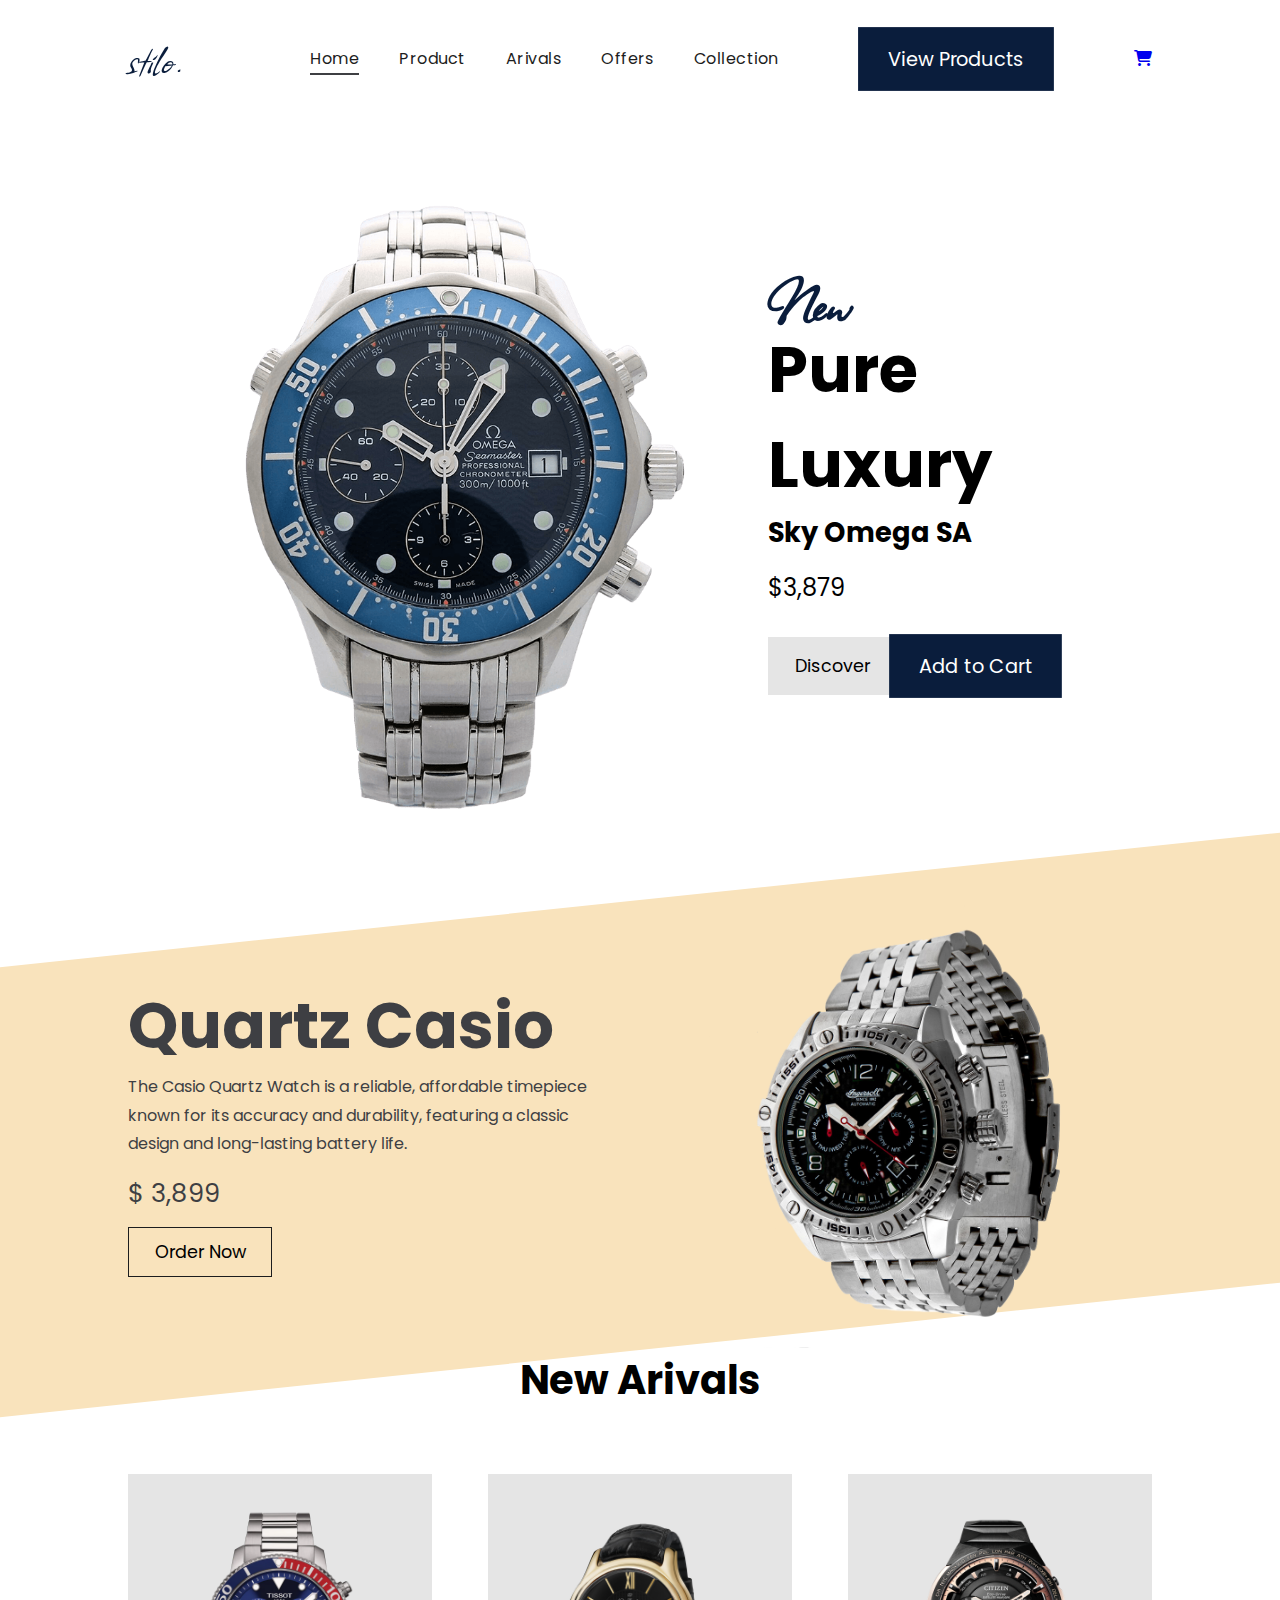
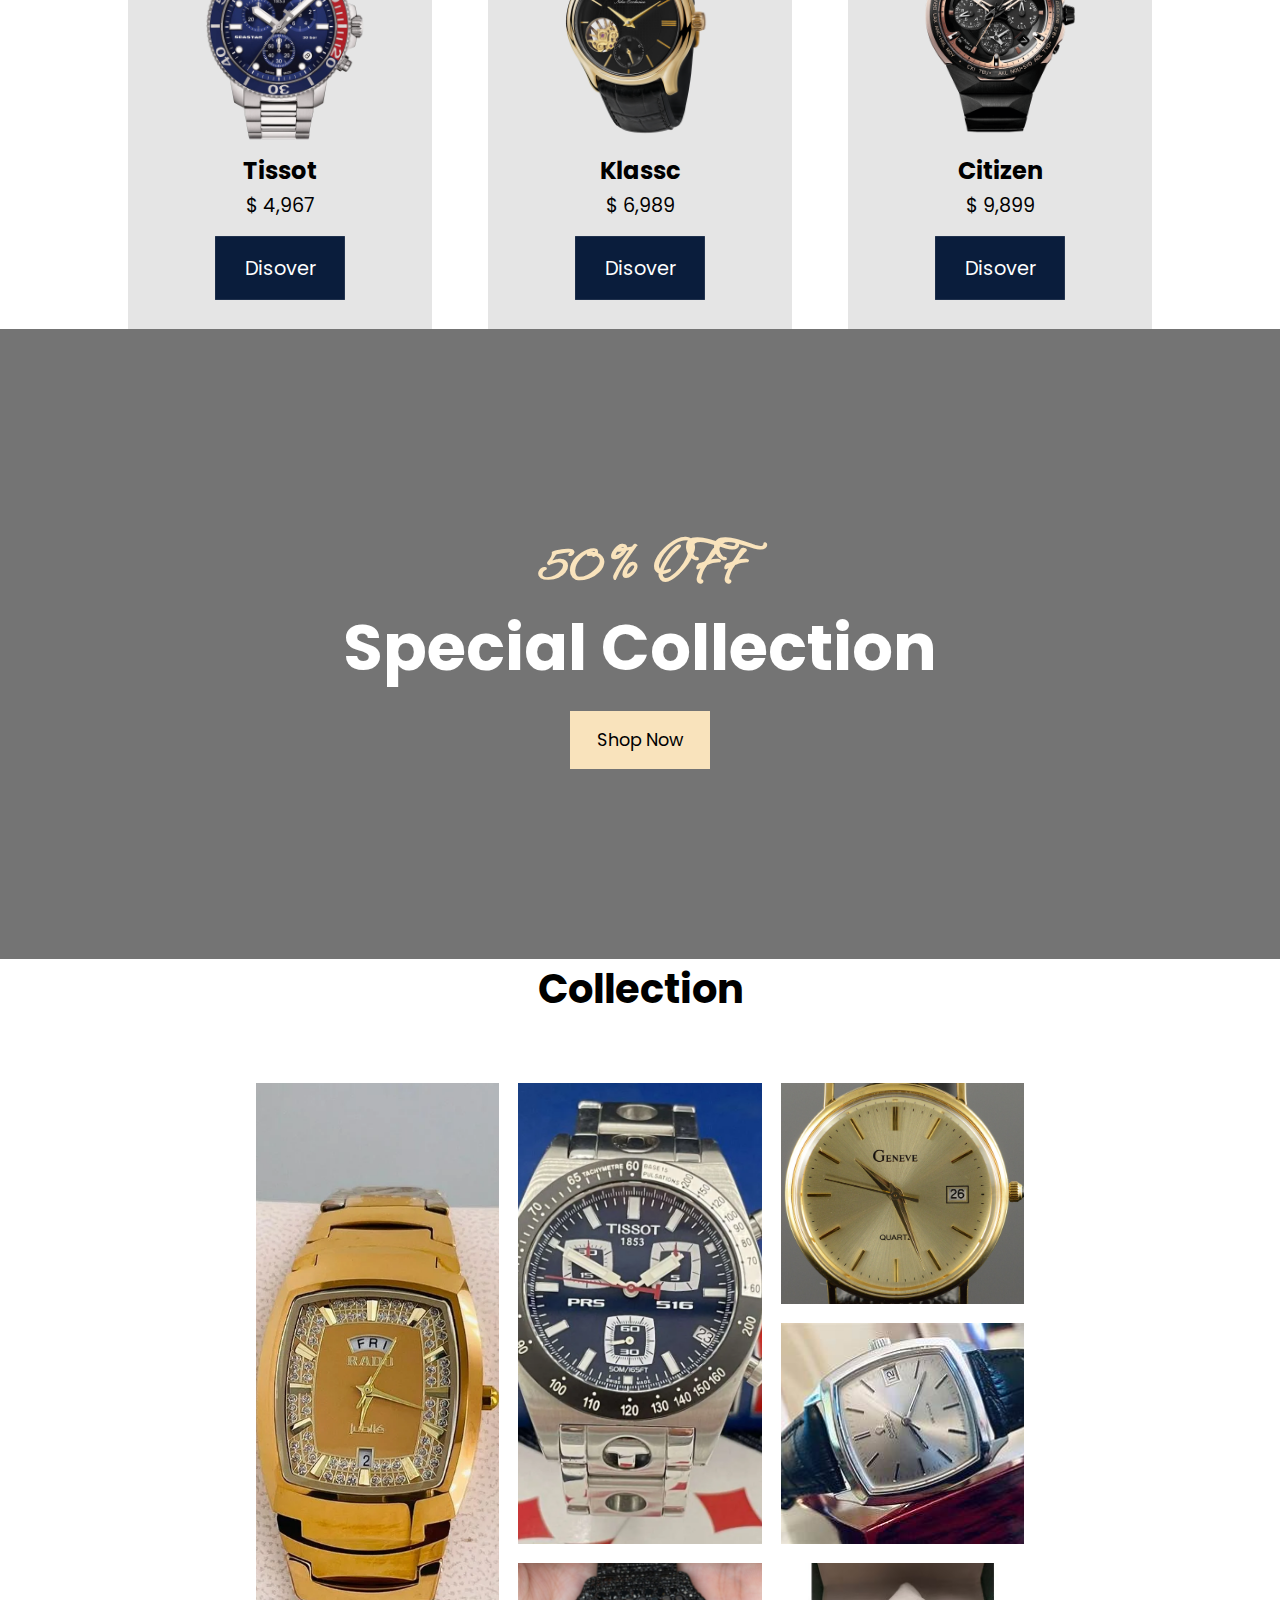
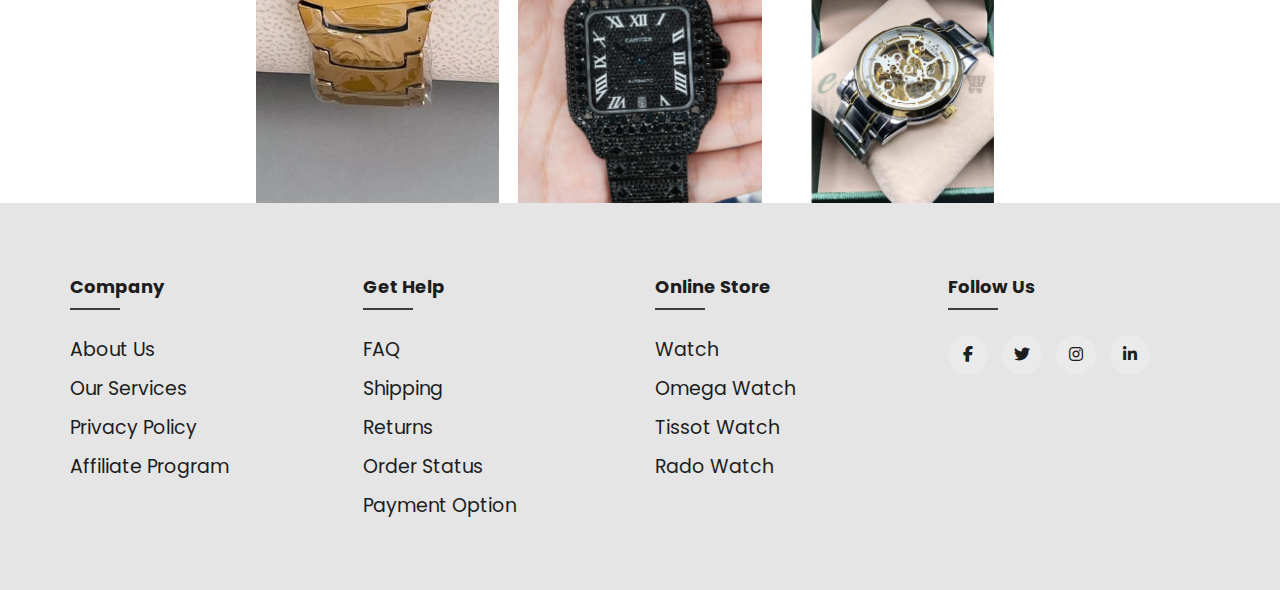
<file: index.html>
<!DOCTYPE html>
<html lang="en">
<head>
    <meta charset="UTF-8">
    <meta name="viewport" content="width=device-width, initial-scale=1.0">
    <title>Watch Ecommerce Website</title>
    <link rel="stylesheet" href="style.css">
    <link rel="stylesheet" href="https://cdnjs.cloudflare.com/ajax/libs/font-awesome/6.6.0/css/all.min.css">
</head>
<body>

    <!-- ----Section One---- -->
    <section class="section-one section" id="Home">
        <nav>
            
            <div class="logo">stilo.</div>
            <ul class="navlinks" id="navlinks">
                <li>
                    <a href="#Home" class="active">Home</a>
                </li>
                <li>
                    <a href="#Product">Product</a>
                </li>
                <li>
                    <a href="#Arivals">Arivals</a>
                </li>
                <li>
                    <a href="#Offers">Offers</a>
                </li>
                <li>
                    <a href="#Collection">Collection</a>
                </li>
            </ul>

             <!-- Main Page -->
<a href="product1.html">
    <button class="secondary-btn">View Products</button>
</a>


<div class="cart-container">
    <a href="cart.html" class="cart-button">
      <i class="fas fa-shopping-cart"></i>
      <span class="cart-count"></span>
    </a>
  </div>

  

  
            <div class="hamburger" id="hamburger">
                <div class="line"></div>
                <div class="line"></div>
                <div class="line"></div>

            </div>

        </nav>

        <header>
            <div class="image-container">
                <img src="images/9-omega-seamaster-professional-chrono copy.png" class="header-images">
            </div>
            <div class="content">
                <h1 class="header-heading">Pure Luxury</h1>
                <h2 class="product-name">Sky Omega SA</h2>
                <p class="header-pricing">$3,879</p>
                <div class="btn-container">
                    <button class="primary-btn">Discover</button>
                    <button class="secondary-btn">Add to Cart</button>
                    
                </div>
            </div>
        </header>
    </section>

    <!-- ----Section Two---- -->
     <section class="section-two section" id="Product">
        <div class="section-two-container">
            <div class="section-two-inner-container">
                <div class="content">
                    <h1 class="section-two-heading">Quartz Casio</h1>
                    <p class="section-two-para">The Casio Quartz Watch is a reliable, affordable timepiece known for its accuracy and durability, featuring a classic design and long-lasting battery life.</p>
                    <p class="section-two-pricing">$ 3,899</p>
                    <button class="section-two-btn">Order Now</button>
                </div>
                <div class="images-container">
                    <img src="images/watches_PNG9886.png" class="section-two-images">
                </div>
            </div>
        </div>
    </section>


    <!-- ----Section Three---- -->
     <section class="section-three section" id="Arivals">
        <h1 class="section-heading">New Arivals</h1>
        <div class="card-container">
            <div class="card">
                <img src="images/image.png" class="card-images">
                <h2>Tissot</h2>
                <p class="card-pricing">$ 4,967</p>
                <button class="secondary-btn">Disover</button>
            </div>

            <div class="card-container">
                <div class="card">
                    <img src="images/image copy.png" class="card-images">
                    <h2>Klassc</h2>
                    <p class="card-pricing">$ 6,989</p>
                    <button class="secondary-btn">Disover</button>
                </div>

                <div class="card-container">
                    <div class="card">
                        <img src="images/image copy 2.png" class="card-images">
                        <h2>Citizen</h2>
                        <p class="card-pricing">$ 9,899</p>
                        <button class="secondary-btn">Disover</button>
                    </div>
        </div>
     </section>



     <!-- ----Section Four---- -->
      <section class="section-four section" id="Offers">
        <div class="section-four-container">
            <div class="content">
                <h1 class="section-four-offer">50% off</h1>
                <h1 class="section-four-heading">Special Collection</h1>
                <button class="section-four-btn">Shop Now</button>
            </div>
        </div>
      </section>


      <!-- ----Section Five---- -->
       <section class="section-five section" id="Collection">
        <h1 class="section-heading">Collection</h1>
        <div class="grid-card-container">
            <div class="grid-card" collection="rado"></div>
            <div class="grid-card" collection="Geneve"></div>
            <div class="grid-card" collection="Tissot"></div>
            <div class="grid-card" collection="Cartier"></div>
            <div class="grid-card" collection="Omega"></div>
            <div class="grid-card" collection="Fitron"></div>
        </div>
    </section>
      <!-- ----Footer---- -->
        <footer class="footer">
            <div class="container">
                <div class="row">
                    <div class="footer-col">
                        <h4>company</h4>
                        <ul>
                            <li><a href="#">about us</a></li>
                            <li><a href="#">our services</a></li>
                            <li><a href="#">privacy policy</a></li>
                            <li><a href="#">affiliate program</a></li>
                        </ul>
                    </div>
                    <div class="footer-col">
                        <h4>get help</h4>
                        <ul>
                            <li><a href="#">FAQ</a></li>
                            <li><a href="#">shipping</a></li>
                            <li><a href="#">returns</a></li>
                            <li><a href="#">order status</a></li>
                            <li><a href="#">payment option</a></li>
                        </ul>
                    </div>
                    <div class="footer-col">
                        <h4>online store</h4>
                        <ul>
                            <li><a href="#">watch</a></li>
                            <li><a href="#">omega watch</a></li>
                            <li><a href="#">tissot watch</a></li>
                            <li><a href="#">rado watch</a></li>
                        </ul>
                    </div>
                    <div class="footer-col">
                        <h4>follow us</h4>
                        <div class="social-links">
                            <a href="#"><i class="fab fa-facebook-f"></i></a>
                            <a href="#"><i class="fab fa-twitter"></i></a>
                            <a href="#"><i class="fab fa-instagram"></i></a>
                            <a href="#"><i class="fab fa-linkedin-in"></i></a>
                        </div>
                    </div>
                </div>
            </div>
        </footer>

    <script src="main.js"></script>
</body>
</html>
</file>
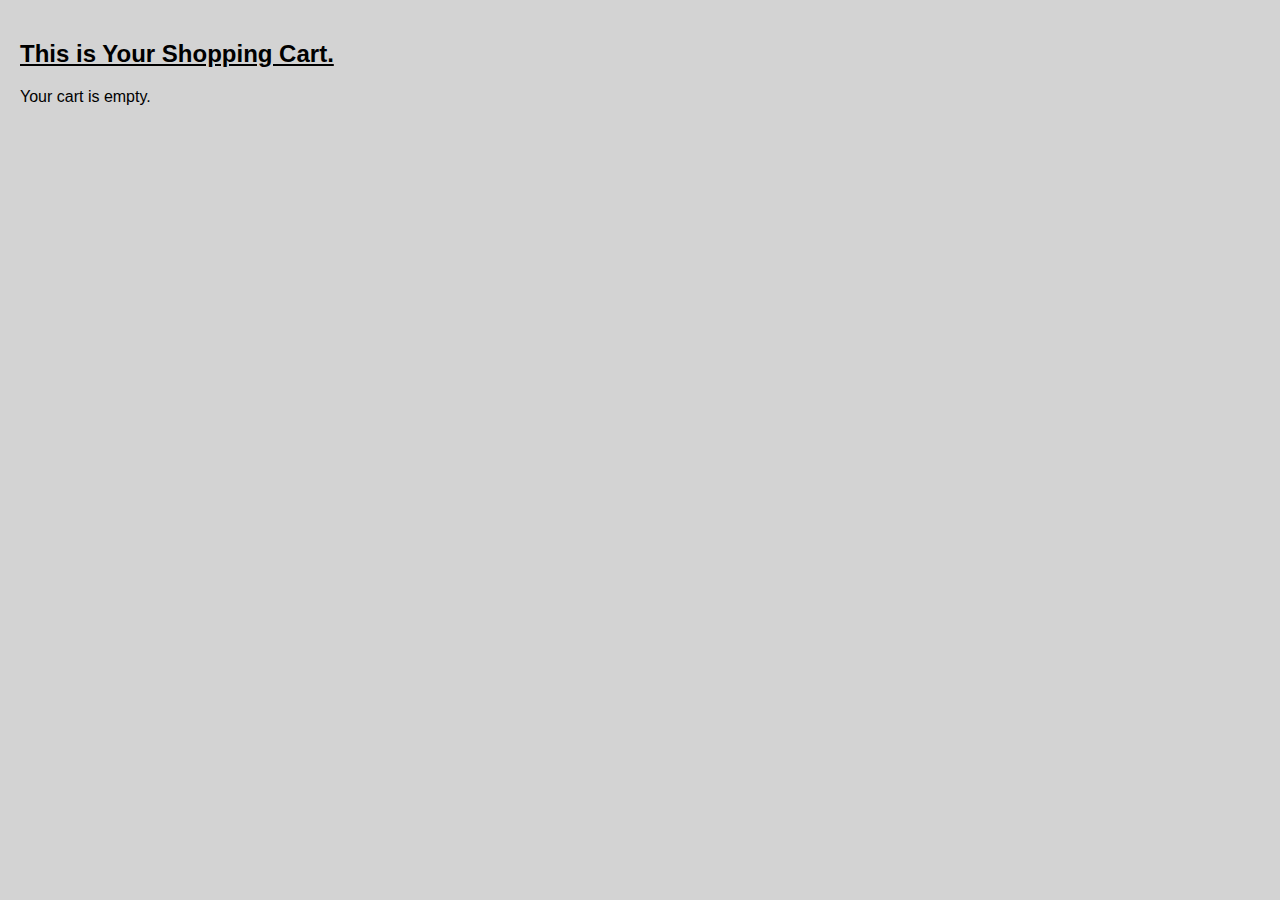
<file: cart.html>
<!DOCTYPE html>
<html lang="en">
<head>
    <meta charset="UTF-8">
    <meta name="viewport" content="width=device-width, initial-scale=1.0">
    <title>Shopping Cart</title>
    <style>
        body {
            font-family: Poppins, sans-serif;
            margin: 0;
            padding: 20px;
            background-color: lightgray;
        }
        .container {
            max-width: 800px;
            margin: 0 auto;
            padding: 20px;
            background: #fff;
            border-radius: 8px;
            box-shadow: 0 0 10px rgba(0, 0, 0, 0.1);
        }
        .product, .cart-item {
            display: flex;
            justify-content: space-between;
            margin-bottom: 15px;
            padding: 10px;
            border: 1px solid black;
            border-radius: 4px;
        }
        .product button, .cart-item button {
            padding: 5px 10px;
            border: none;
            background-color: #28a745;
            color: #fff;
            border-radius: 4px;
            cursor: pointer;
        }
        .product button:hover, .cart-item button:hover {
            background-color: #218838;
        }
        .cart-item button {
            background-color: #dc3545;
        }
        .cart-item button:hover {
            background-color: #c82333;
        }
        .cart {
            margin-top: 20px;
        }
        h2 {
            margin-bottom: 20px;
            text-decoration: underline;
        }
    </style>
</head>
<body>
    
        <h2>This is Your Shopping Cart.</h2>
        <div id="cart" class="cart">
            <p>Your cart is empty.</p>
        </div>
    </div>

    <script>
        // Load cart from local storage
        function loadCart() {
            const cart = localStorage.getItem('cart');
            return cart ? JSON.parse(cart) : [];
        }

        // Save cart to local storage
        function saveCart(cart) {
            localStorage.setItem('cart', JSON.stringify(cart));
        }

        // Add product to cart
        function addToCart(name, price) {
            const cart = loadCart();
            const product = { name, price };
            cart.push(product);
            saveCart(cart);
            updateCartDisplay();
        }

        // Remove product from cart
        function removeFromCart(index) {
            const cart = loadCart();
            cart.splice(index, 1);
            saveCart(cart);
            updateCartDisplay();
        }

        // Update cart display
        function updateCartDisplay() {
            const cartContainer = document.getElementById('cart');
            const cart = loadCart();
            cartContainer.innerHTML = '';

            if (cart.length === 0) {
                cartContainer.innerHTML = '<p>Your cart is empty.</p>';
                return;
            }

            cart.forEach((product, index) => {
                const cartItem = document.createElement('div');
                cartItem.className = 'cart-item';
                cartItem.innerHTML = `
                    <span>${product.name} - $${product.price}</span>
                    <button onclick="removeFromCart(${index})">Remove</button>
                `;
                cartContainer.appendChild(cartItem);
            });
        }

        // Initial load of the cart
        window.onload = updateCartDisplay;
    </script>
</body>
</html>
</file>
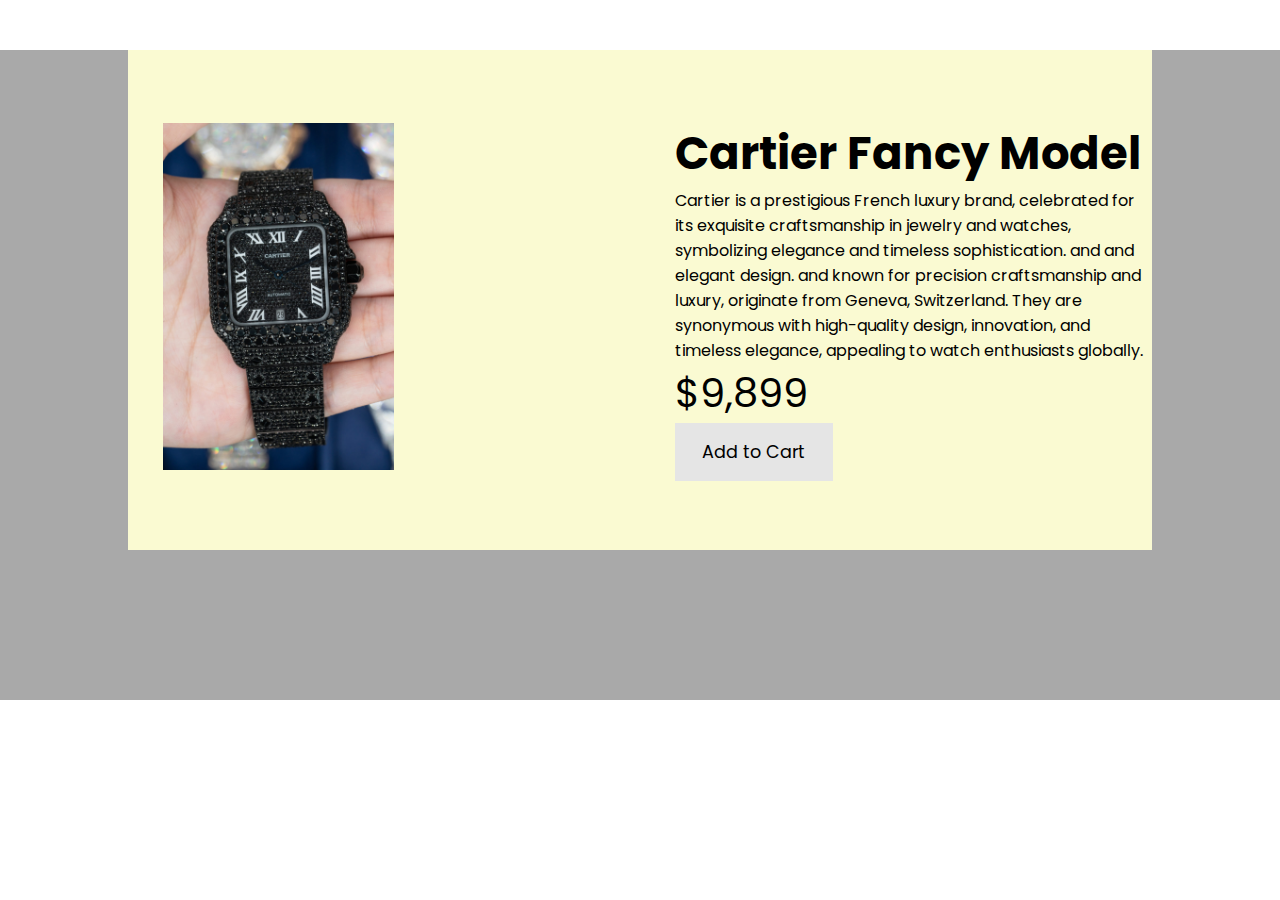
<file: cartierWatch.html>
<!DOCTYPE html>
<html lang="en">
<head>
    <meta charset="UTF-8">
    <meta name="viewport" content="width=device-width, initial-scale=1.0">
    <title>Product Details - All watches</title>
    <link rel="stylesheet" href="style.css">

    <style>
        *{
            margin: 0px;
            padding: 0px;
            box-sizing: border-box;
        }
        .product-details{
            background-color: darkgrey;
            height: 650px;
}
        .product-container{
            background-color: lightgoldenrodyellow;
            height: 500px;
        }
        .product-image{
            width: 3000px;
            margin-left: 35px;
        }
        h1{
            font-size: 45px;
        }
        .products-price{
            font-size: 40px;
        }

    </style>
</head>
<body>



<section class="product-details">
    <div class="product-container">
        <div class="product-image">
            <img src="images/image copy 7.png" alt="Cartier Watch">
        </div>
        <div class="product-info">
            <h1>Cartier Fancy Model</h1>
            <p class="product-description">Cartier is a prestigious French luxury brand, celebrated for its exquisite craftsmanship in jewelry and watches, symbolizing elegance and timeless sophistication. and and elegant design. and known for precision craftsmanship and luxury, originate from Geneva, Switzerland. They are synonymous with high-quality design, innovation, and timeless elegance, appealing to watch enthusiasts globally.</p>
            <p class="products-price">$9,899</p>
            <button id="add-to-cart" class="primary-btn" onclick="addToCart('Cartire watch', 9809)">Add to Cart</button>
        </div>
    </div>
</section>

<script src="main.js"></script>
</body>
</html>
</file>
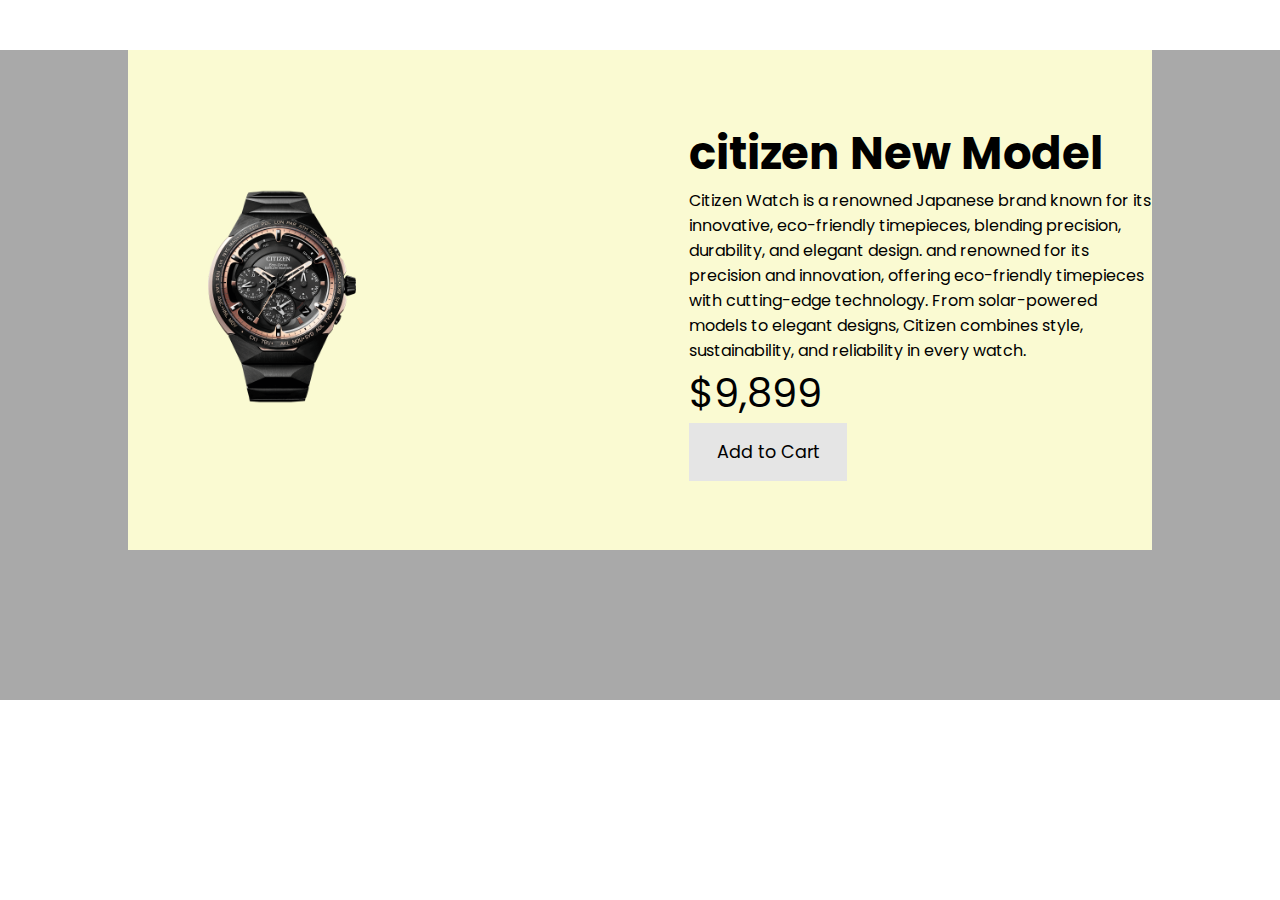
<file: citizenWatch.html>
<!DOCTYPE html>
<html lang="en">
<head>
    <meta charset="UTF-8">
    <meta name="viewport" content="width=device-width, initial-scale=1.0">
    <title>Product Details - All watches</title>
    <link rel="stylesheet" href="style.css">

    <style>
        *{
            margin: 0px;
            padding: 0px;
            box-sizing: border-box;
        }
        .product-details{
            background-color: darkgrey;
            height: 650px;
}
        .product-container{
            background-color: lightgoldenrodyellow;
            height: 500px;
        }
        .product-image{
            width: 3000px;
            margin-left: 35px;
        }
        h1{
            font-size: 45px;
        }
        .products-price{
            font-size: 40px;
        }

    </style>
</head>
<body>
    <section class="product-details">
        <div class="product-container">
            <div class="product-image">
                <img src="images/image copy 2.png" alt="Citizen Watch">
            </div>
            <div class="product-info">
                <h1>citizen New Model</h1>
                <p class="product-description">Citizen Watch is a renowned Japanese brand known for its innovative, eco-friendly timepieces, blending precision, durability, and elegant design. and renowned for its precision and innovation, offering eco-friendly timepieces with cutting-edge technology. From solar-powered models to elegant designs, Citizen combines style, sustainability, and reliability in every watch.</p>
                <p class="products-price">$9,899</p>
                <button id="add-to-cart" class="primary-btn" onclick="addToCart('Citizen watch', 9899)">Add to Cart</button>
            </div>
        </div>
    </section>



    <script src="main.js"></script>
</body>
</html>
</file>
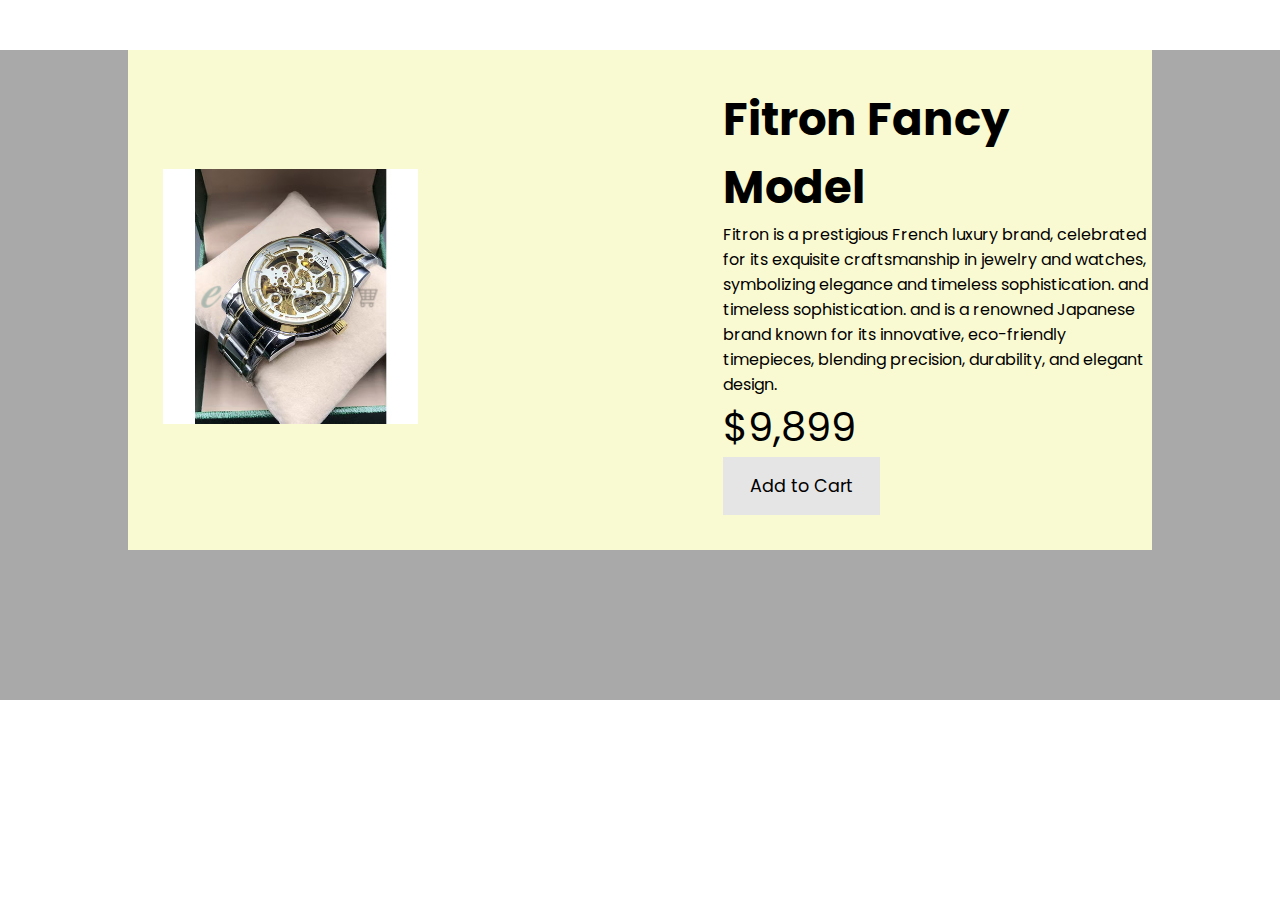
<file: fitronWatch.html>
<!DOCTYPE html>
<html lang="en">
<head>
    <meta charset="UTF-8">
    <meta name="viewport" content="width=device-width, initial-scale=1.0">
    <title>Product Details - All watches</title>
    <link rel="stylesheet" href="style.css">

    <style>
        *{
            margin: 0px;
            padding: 0px;
            box-sizing: border-box;
        }
        .product-details{
            background-color: darkgrey;
            height: 650px;
}
        .product-container{
            background-color: lightgoldenrodyellow;
            height: 500px;
        }
        .product-image{
            width: 3000px;
            margin-left: 35px;
        }
        h1{
            font-size: 45px;
        }
        .products-price{
            font-size: 40px;
        }

    </style>
</head>
<body>





<section class="product-details">
    <div class="product-container">
        <div class="product-image">
            <img src="images/image copy 9.png" alt="Cartier Watch">
        </div>
        <div class="product-info">
            <h1>Fitron Fancy Model</h1>
            <p class="product-description">Fitron is a prestigious French luxury brand, celebrated for its exquisite craftsmanship in jewelry and watches, symbolizing elegance and timeless sophistication. and timeless sophistication. and is a renowned Japanese brand known for its innovative, eco-friendly timepieces, blending precision, durability, and elegant design.</p>
            <p class="products-price">$9,899</p>
            <button id="add-to-cart" class="primary-btn" onclick="addToCart('Fitron watch', 9809)">Add to Cart</button>
        </div>
    </div>
</section>


<script src="main.js"></script>
</body>
</html>
</file>
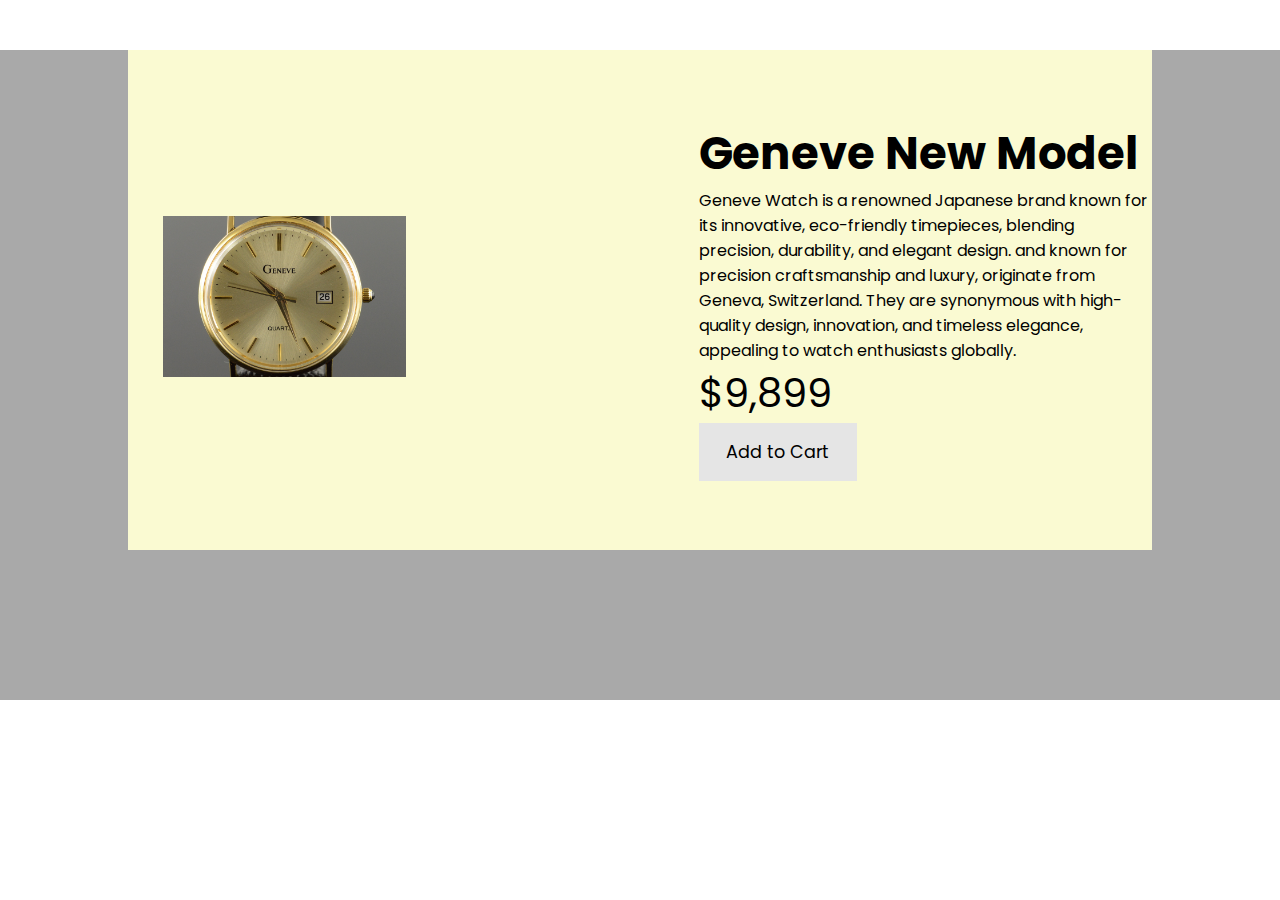
<file: geneveWatch.html>
<!DOCTYPE html>
<html lang="en">
<head>
    <meta charset="UTF-8">
    <meta name="viewport" content="width=device-width, initial-scale=1.0">
    <title>Product Details - All watches</title>
    <link rel="stylesheet" href="style.css">
    <style>
        *{
            margin: 0px;
            padding: 0px;
            box-sizing: border-box;
        }
        .product-details{
            background-color: darkgrey;
            height: 650px;
}
        .product-container{
            background-color: lightgoldenrodyellow;
            height: 500px;
        }
        .product-image{
            width: 3000px;
            margin-left: 35px;
        }
        h1{
            font-size: 45px;
        }
        .products-price{
            font-size: 40px;
        }

    </style>

</head>
<body>

    <section class="product-details">
        <div class="product-container">
            <div class="product-image">
                <img src="images/image copy 4.png" alt="Geneve Watch">
            </div>
            <div class="product-info">
                <h1>Geneve New Model</h1>
                <p class="product-description">Geneve Watch is a renowned Japanese brand known for its innovative, eco-friendly timepieces, blending precision, durability, and elegant design. and known for precision craftsmanship and luxury, originate from Geneva, Switzerland. They are synonymous with high-quality design, innovation, and timeless elegance, appealing to watch enthusiasts globally.</p>
                <p class="products-price">$9,899</p>
                <button id="add-to-cart" class="primary-btn" onclick="addToCart('Geneve watch', 5866)">Add to Cart</button>
            </div>
        </div>
    </section>


    <script src="main.js"></script>
</body>
</html>
</file>
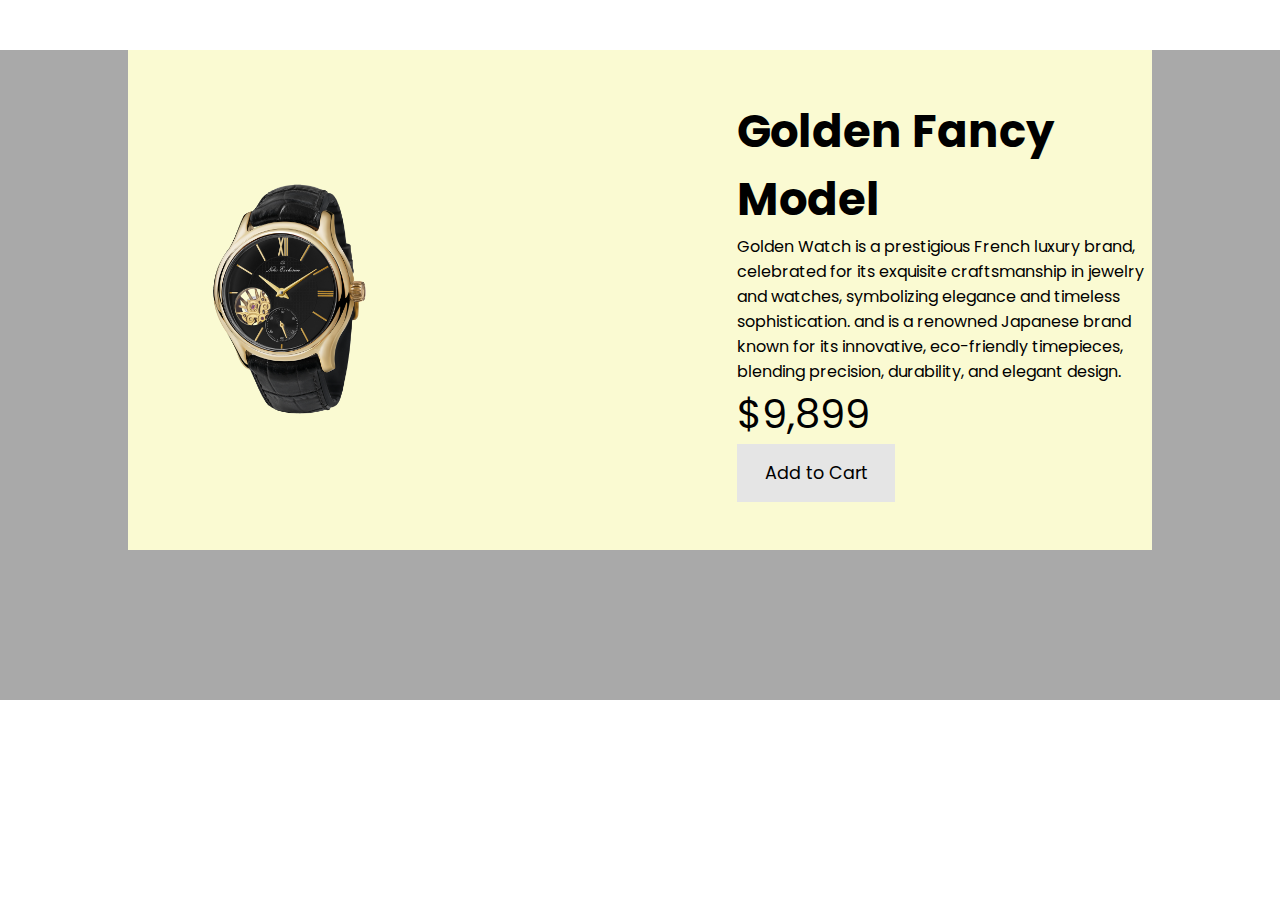
<file: goldenWatch.html>
<!DOCTYPE html>
<html lang="en">
<head>
    <meta charset="UTF-8">
    <meta name="viewport" content="width=device-width, initial-scale=1.0">
    <title>Product Details - All watches</title>
    <link rel="stylesheet" href="style.css">

    <style>
        *{
            margin: 0px;
            padding: 0px;
            box-sizing: border-box;
        }
        .product-details{
            background-color: darkgrey;
            height: 650px;
}
        .product-container{
            background-color: lightgoldenrodyellow;
            height: 500px;
        }
        .product-image{
            width: 3000px;
            margin-left: 35px;
        }
        h1{
            font-size: 45px;
        }
        .products-price{
            font-size: 40px;
        }

    </style>
</head>
<body>
    

<section class="product-details">
    <div class="product-container">
        <div class="product-image">
            <img src="images/image copy.png" alt="Golden Watch">
        </div>
        <div class="product-info">
            <h1>Golden Fancy Model</h1>
            <p class="product-description">Golden Watch is a prestigious French luxury brand, celebrated for its exquisite craftsmanship in jewelry and watches, symbolizing elegance and timeless sophistication. and is a renowned Japanese brand known for its innovative, eco-friendly timepieces, blending precision, durability, and elegant design.</p>
            <p class="products-price">$9,899</p>
            <button id="add-to-cart" class="primary-btn" onclick="addToCart('Golden watch', 9809)">Add to Cart</button>
        </div>
    </div>
</section>


<script src="main.js"></script>
</body>
</html>
</file>
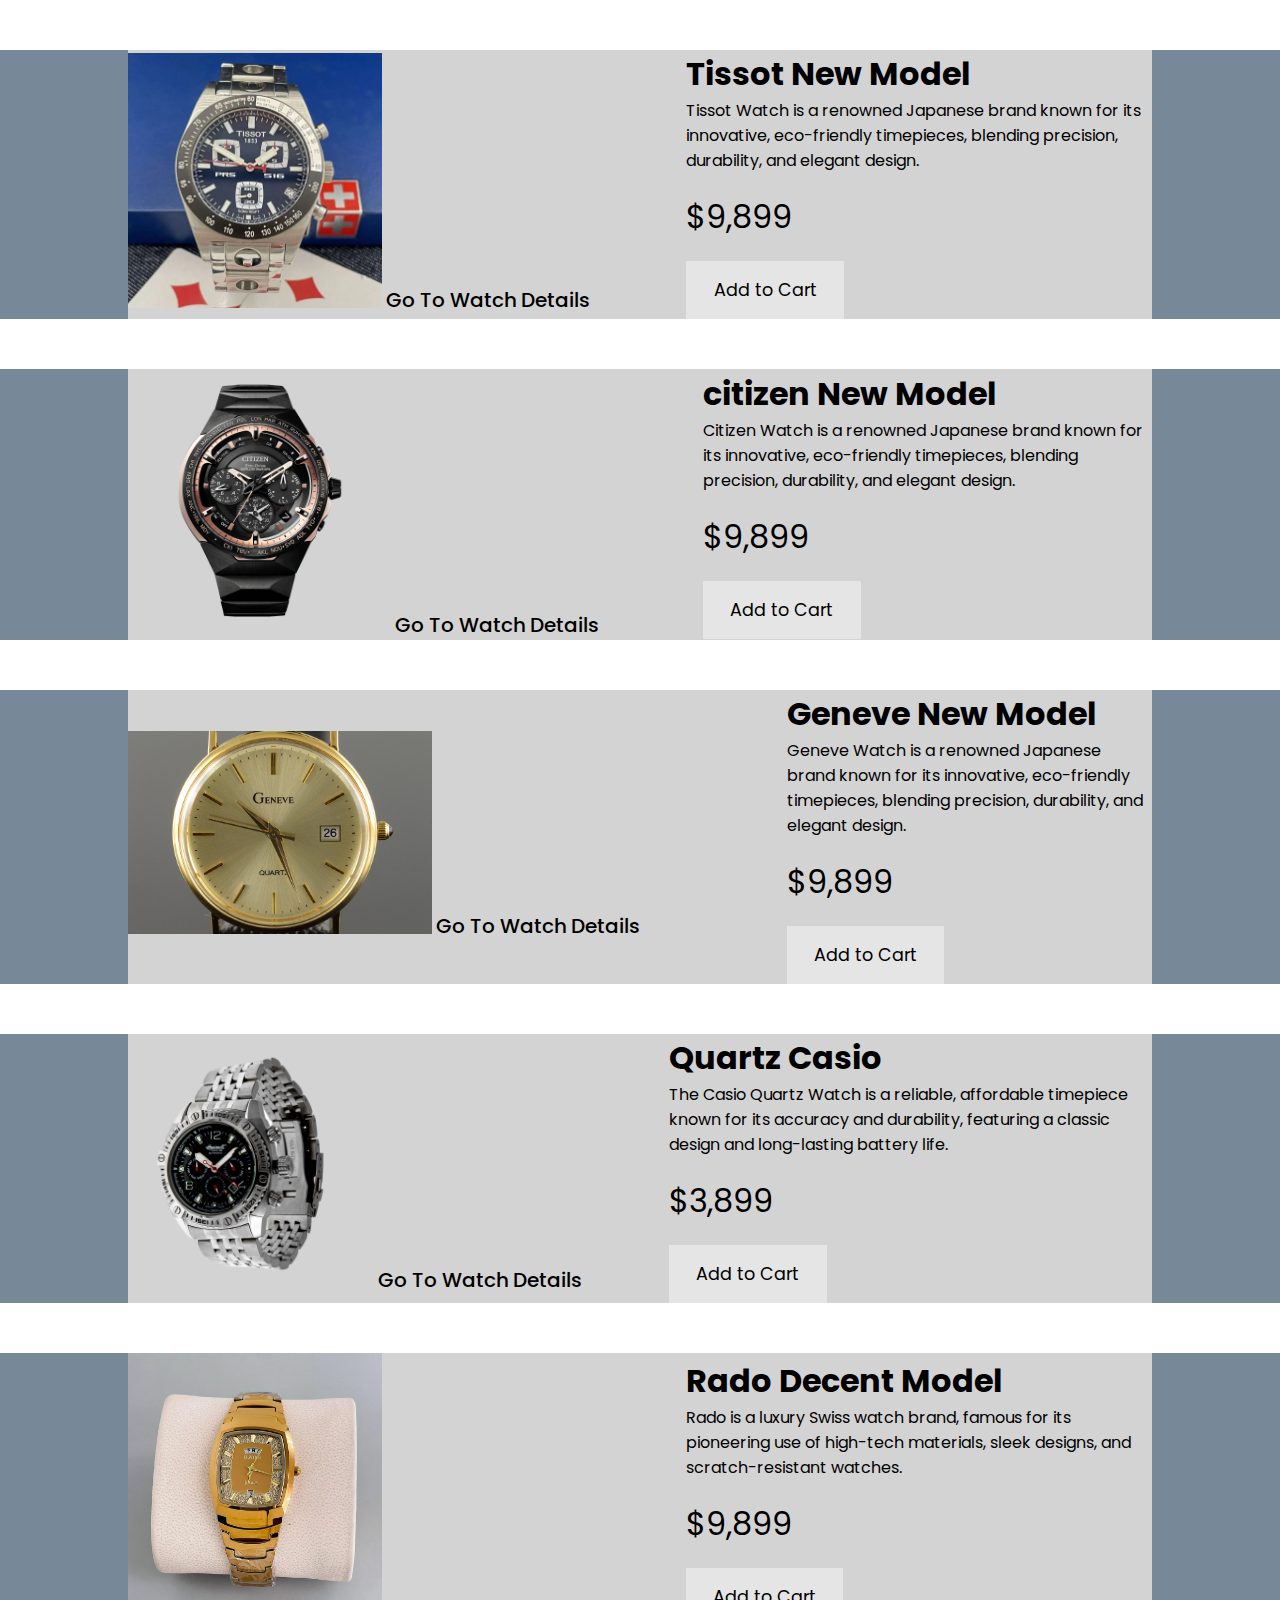
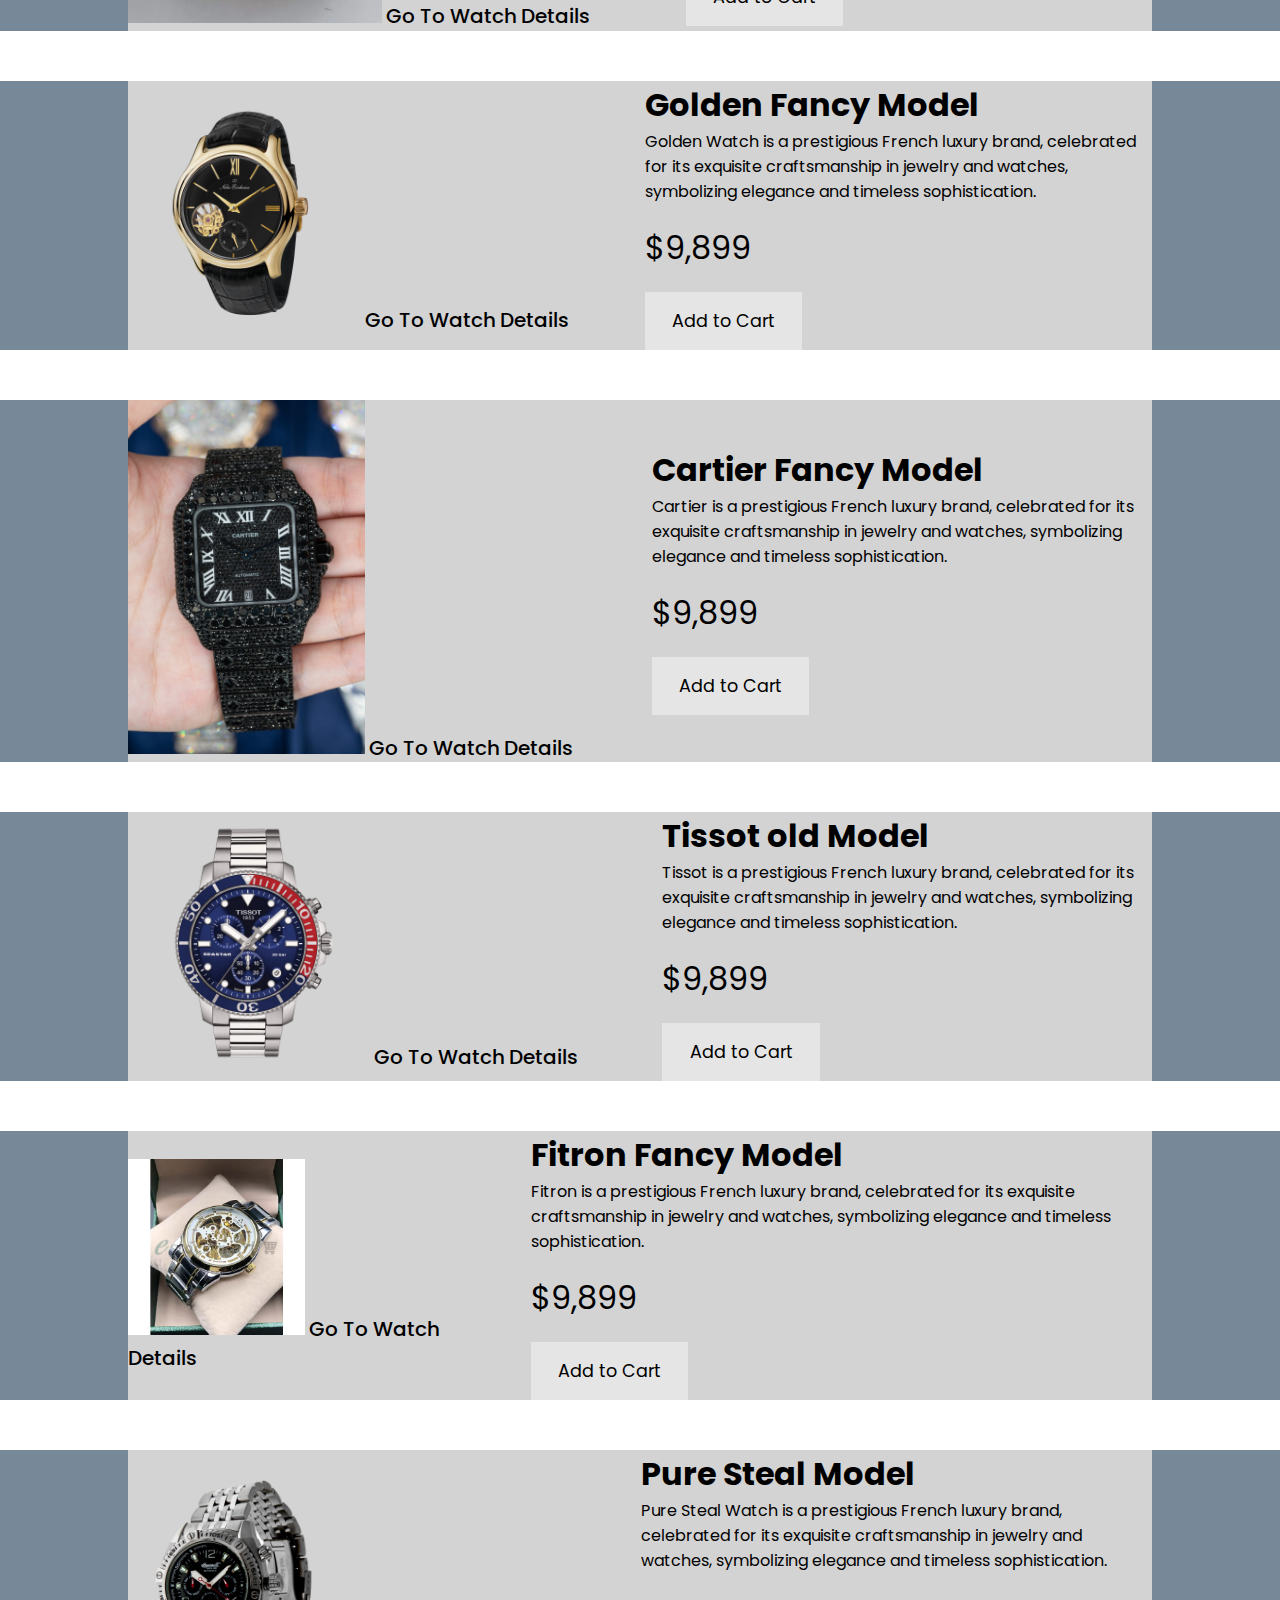
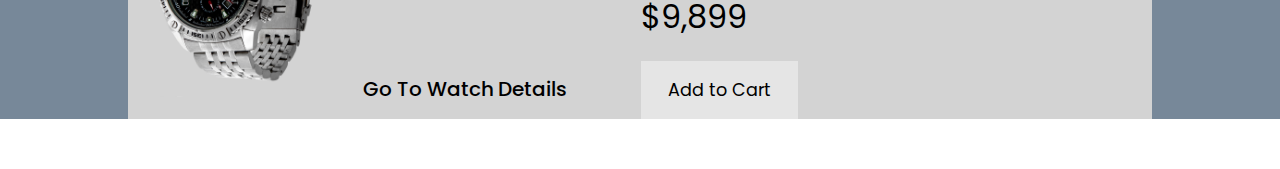
<file: product1.html>
<!DOCTYPE html>
<html lang="en">
<head>
    <meta charset="UTF-8">
    <meta name="viewport" content="width=device-width, initial-scale=1.0">
    <title>Product Details - All watches</title>
    <link rel="stylesheet" href="style.css">
    <style>
        .detail-buton{
            font-size: 20px;
            text-decoration: none;
            text-transform: capitalize;
            color: black;
            font-weight: 500;
        }
    </style>
</head>
<body>
    

    <!-- ----Product Details---- -->
    <section class="product-details section">
        <div class="product-container">
            <div class="product-image">
                <img src="images/image copy 5.png" alt="Tissot Watch">
                <a href="/TissotWatch.html" class="detail-buton">Go To Watch Details</a>
            </div>
            <div class="product-info">
                <h1>Tissot New Model</h1>
                <p class="product-description">Tissot Watch is a renowned Japanese brand known for its innovative, eco-friendly timepieces, blending precision, durability, and elegant design.</p>
                <p class="product-price">$9,899</p>
                <button id="add-to-cart" class="primary-btn" onclick="addToCart('Tissot watch', 9809)">Add to Cart</button>

            </div>
        </div>
    </section>


    <section class="product-details section">
        <div class="product-container">
            <div class="product-image">
                <img src="images/image copy 2.png" alt="Citizen Watch">
                <a href="/citizenWatch.html" class="detail-buton">Go To Watch Details</a>
            </div>
            <div class="product-info">
                <h1>citizen New Model</h1>
                <p class="product-description">Citizen Watch is a renowned Japanese brand known for its innovative, eco-friendly timepieces, blending precision, durability, and elegant design.</p>
                <p class="product-price">$9,899</p>
                <button id="add-to-cart" class="primary-btn" onclick="addToCart('Citizen watch', 9899)">Add to Cart</button>
            </div>
        </div>
    </section>


    <section class="product-details section">
        <div class="product-container">
            <div class="product-image">
                <img src="images/image copy 4.png" alt="Geneve Watch">
                <a href="/geneveWatch.html" class="detail-buton">Go To Watch Details</a>
            </div>
            <div class="product-info">
                <h1>Geneve New Model</h1>
                <p class="product-description">Geneve Watch is a renowned Japanese brand known for its innovative, eco-friendly timepieces, blending precision, durability, and elegant design.</p>
                <p class="product-price">$9,899</p>
                <button id="add-to-cart" class="primary-btn" onclick="addToCart('Geneve watch', 5866)">Add to Cart</button>
            </div>
        </div>
    </section>


    <section class="product-details section">
        <div class="product-container">
            <div class="product-image">
                <img src="images/watches_PNG9886.png" alt="Quartz Casio Watch">
                <a href="/quartzWatch.html" class="detail-buton">Go To Watch Details</a>
            </div>
            <div class="product-info">
                <h1>Quartz Casio</h1>
                <p class="product-description">The Casio Quartz Watch is a reliable, affordable timepiece known for its accuracy and durability, featuring a classic design and long-lasting battery life.</p>
                <p class="product-price">$3,899</p>
                <button id="add-to-cart" class="primary-btn" onclick="addToCart('Quartz Casio', 3899)">Add to Cart</button>
            </div>
        </div>
    </section>


    


    <section class="product-details section">
        <div class="product-container">
            <div class="product-image">
                <img src="images/image copy 6.png" alt="Rado Watch">
                <a href="/radoWatch.html" class="detail-buton">Go To Watch Details</a>
            </div>
            <div class="product-info">
                <h1>Rado Decent Model</h1>
                <p class="product-description">Rado is a luxury Swiss watch brand, famous for its pioneering use of high-tech materials, sleek designs, and scratch-resistant watches.</p>
                <p class="product-price">$9,899</p>
                <button id="add-to-cart" class="primary-btn" onclick="addToCart('Rado watch', 9809)">Add to Cart</button>
            </div>
        </div>
    </section>

    <section class="product-details section">
        <div class="product-container">
            <div class="product-image">
                <img src="images/image copy.png" alt="Golden Watch">
                <a href="/goldenWatch.html" class="detail-buton">Go To Watch Details</a>
            </div>
            <div class="product-info">
                <h1>Golden Fancy Model</h1>
                <p class="product-description">Golden Watch is a prestigious French luxury brand, celebrated for its exquisite craftsmanship in jewelry and watches, symbolizing elegance and timeless sophistication.</p>
                <p class="product-price">$9,899</p>
                <button id="add-to-cart" class="primary-btn" onclick="addToCart('Golden watch', 9809)">Add to Cart</button>
            </div>
        </div>
    </section>

    <section class="product-details section">
        <div class="product-container">
            <div class="product-image">
                <img src="images/image copy 7.png" alt="Cartier Watch">
                <a href="/cartierWatch.html" class="detail-buton">Go To Watch Details</a>
            </div>
            <div class="product-info">
                <h1>Cartier Fancy Model</h1>
                <p class="product-description">Cartier is a prestigious French luxury brand, celebrated for its exquisite craftsmanship in jewelry and watches, symbolizing elegance and timeless sophistication.</p>
                <p class="product-price">$9,899</p>
                <button id="add-to-cart" class="primary-btn" onclick="addToCart('Cartire watch', 9809)">Add to Cart</button>
            </div>
        </div>
    </section>



    

    <section class="product-details section">
        <div class="product-container">
            <div class="product-image">
                <img src="images/image.png" alt="Tissot Watch">
                <a href="/tissotold.html" class="detail-buton">Go To Watch Details</a>
            </div>
            <div class="product-info">
                <h1>Tissot old Model</h1>
                <p class="product-description">Tissot is a prestigious French luxury brand, celebrated for its exquisite craftsmanship in jewelry and watches, symbolizing elegance and timeless sophistication.</p>
                <p class="product-price">$9,899</p>
                <button id="add-to-cart" class="primary-btn" onclick="addToCart('Tissot watch', 9809)">Add to Cart</button>
            </div>
        </div>
    </section>


    <section class="product-details section">
        <div class="product-container">
            <div class="product-image">
                <img src="images/image copy 9.png" alt="Cartier Watch">
                <a href="/fitronWatch.html" class="detail-buton">Go To Watch Details</a>
            </div>
            <div class="product-info">
                <h1>Fitron Fancy Model</h1>
                <p class="product-description">Fitron is a prestigious French luxury brand, celebrated for its exquisite craftsmanship in jewelry and watches, symbolizing elegance and timeless sophistication.</p>
                <p class="product-price">$9,899</p>
                <button id="add-to-cart" class="primary-btn" onclick="addToCart('Fitron watch', 9809)">Add to Cart</button>
            </div>
        </div>
    </section>



    <section class="product-details section">
        <div class="product-container">
            <div class="product-image">
                <img src="images/watches_PNG9886.png" alt="Pure Steal Watch">
                <a href="/puresteal.html" class="detail-buton">Go To Watch Details</a>
            </div>
            <div class="product-info">
                <h1>Pure Steal Model</h1>
                <p class="product-description">Pure Steal Watch is a prestigious French luxury brand, celebrated for its exquisite craftsmanship in jewelry and watches, symbolizing elegance and timeless sophistication.</p>
                <p class="product-price">$9,899</p>
                <button id="add-to-cart" class="primary-btn" onclick="addToCart('Pure Steal watch', 9809)">Add to Cart</button>
            </div>
        </div>
    </section>



    <script src="main.js"></script>
</body>
</html>
</file>
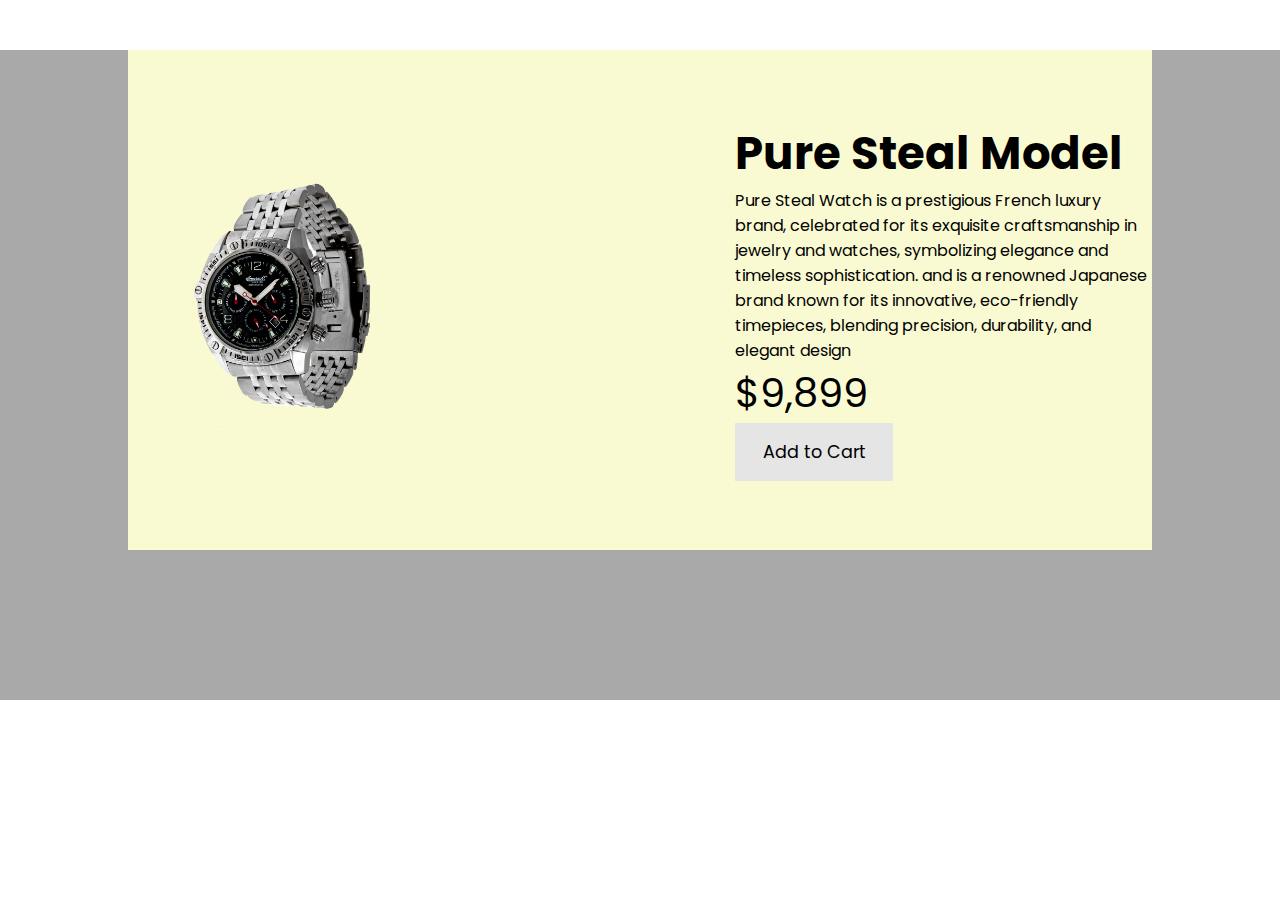
<file: puresteal.html>
<!DOCTYPE html>
<html lang="en">
<head>
    <meta charset="UTF-8">
    <meta name="viewport" content="width=device-width, initial-scale=1.0">
    <title>Product Details - All watches</title>
    <link rel="stylesheet" href="style.css">

    <style>
        *{
            margin: 0px;
            padding: 0px;
            box-sizing: border-box;
        }
        .product-details{
            background-color: darkgrey;
            height: 650px;
}
        .product-container{
            background-color: lightgoldenrodyellow;
            height: 500px;
        }
        .product-image{
            width: 3000px;
            margin-left: 35px;
        }
        h1{
            font-size: 45px;
        }
        .products-price{
            font-size: 40px;
        }

    </style>
</head>
<body>



    <section class="product-details">
        <div class="product-container">
            <div class="product-image">
                <img src="images/watches_PNG9886.png" alt="Pure Steal Watch">
            </div>
            <div class="product-info">
                <h1>Pure Steal Model</h1>
                <p class="product-description">Pure Steal Watch is a prestigious French luxury brand, celebrated for its exquisite craftsmanship in jewelry and watches, symbolizing elegance and timeless sophistication. and is a renowned Japanese brand known for its innovative, eco-friendly timepieces, blending precision, durability, and elegant design</p>
                <p class="products-price">$9,899</p>
                <button id="add-to-cart" class="primary-btn" onclick="addToCart('Pure Steal watch', 9809)">Add to Cart</button>
            </div>
        </div>
    </section>


    
    

    



    <script src="main.js"></script>
</body>
</html>
</file>
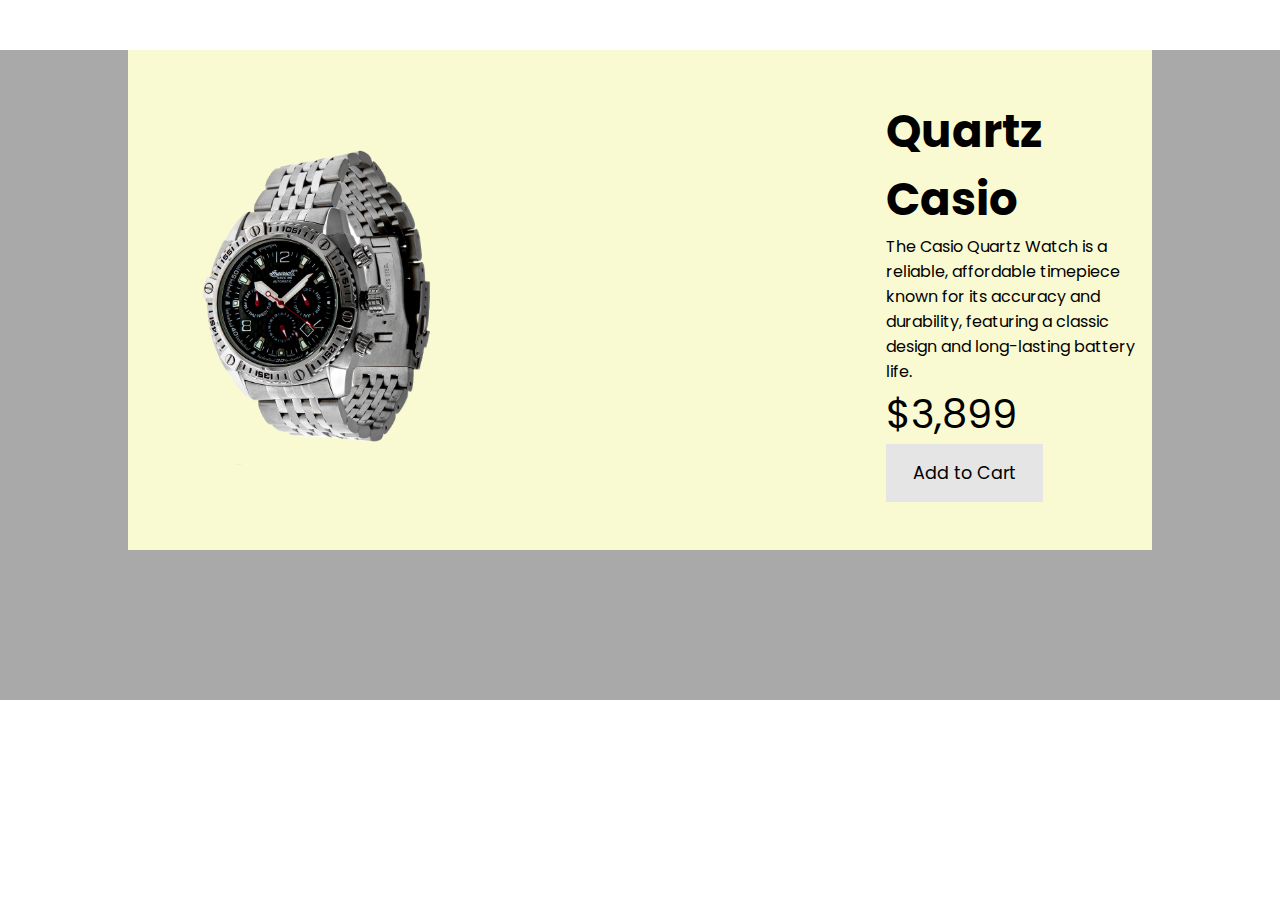
<file: quartzWatch.html>
<!DOCTYPE html>
<html lang="en">
<head>
    <meta charset="UTF-8">
    <meta name="viewport" content="width=device-width, initial-scale=1.0">
    <title>Product Details - All watches</title>
    <link rel="stylesheet" href="style.css">
    <style>
        *{
            margin: 0px;
            padding: 0px;
            box-sizing: border-box;
        }
        .product-details{
            background-color: darkgrey;
            height: 650px;
}
        .product-container{
            background-color: lightgoldenrodyellow;
            height: 500px;
        }
        .product-image{
            width: 3000px;
            margin-left: 35px;
        }
        h1{
            font-size: 45px;
        }
        .products-price{
            font-size: 40px;
        }

    </style>
</head>
<body>
    <section class="product-details">
        <div class="product-container">
            <div class="product-image">
                <img src="images/watches_PNG9886.png" alt="Quartz Casio Watch">
            </div>
            <div class="product-info">
                <h1>Quartz Casio</h1>
                <p class="product-description">The Casio Quartz Watch is a reliable, affordable timepiece known for its accuracy and durability, featuring a classic design and long-lasting battery life.</p>
                <p class="products-price">$3,899</p>
                <button id="add-to-cart" class="primary-btn" onclick="addToCart('Quartz Casio', 3899)">Add to Cart</button>
            </div>
        </div>
    </section>

    <script src="main.js"></script>
</body>
</html>
</file>
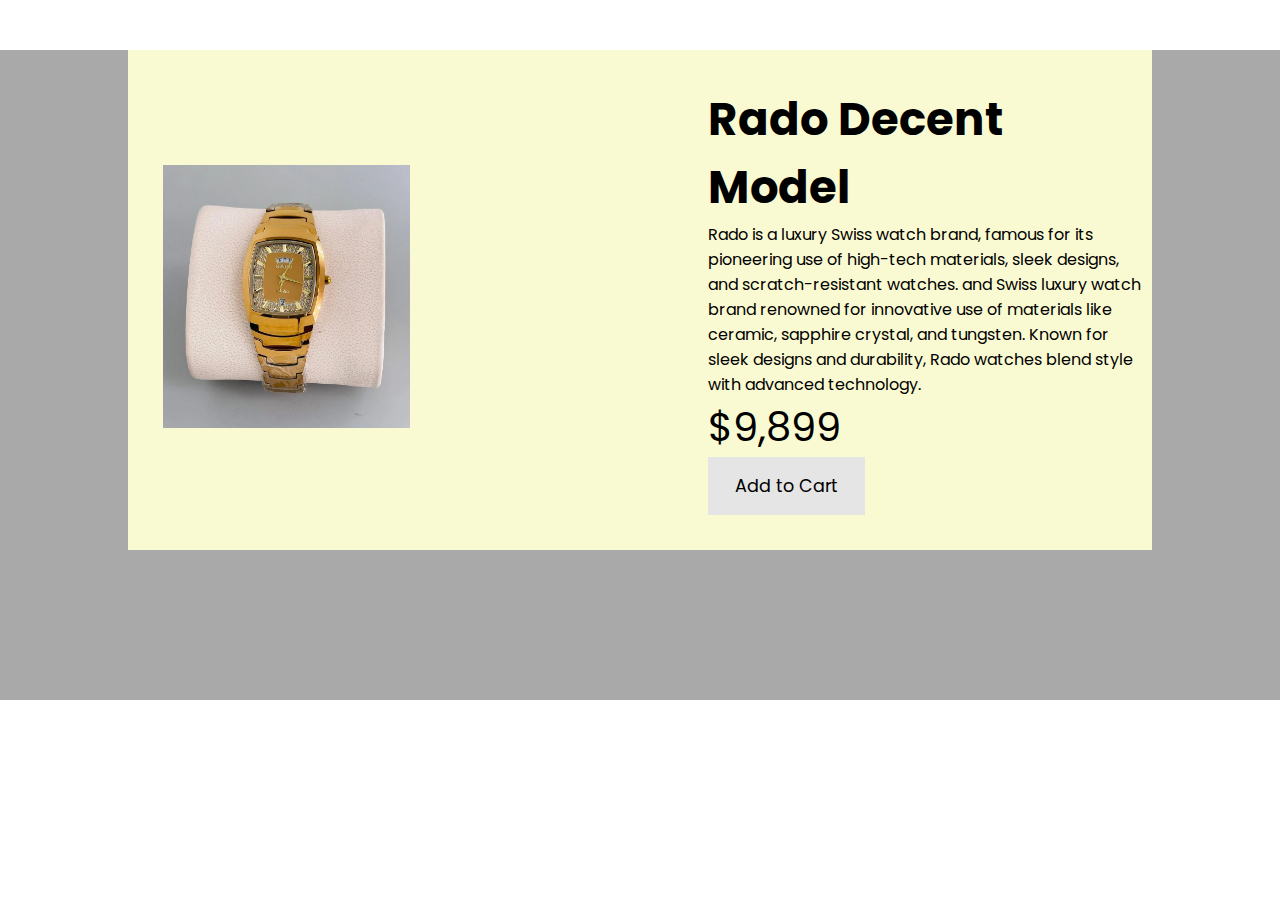
<file: radoWatch.html>
<!DOCTYPE html>
<html lang="en">
<head>
    <meta charset="UTF-8">
    <meta name="viewport" content="width=device-width, initial-scale=1.0">
    <title>Product Details - All watches</title>
    <link rel="stylesheet" href="style.css">
    <style>
        *{
            margin: 0px;
            padding: 0px;
            box-sizing: border-box;
        }
        .product-details{
            background-color: darkgrey;
            height: 650px;
}
        .product-container{
            background-color: lightgoldenrodyellow;
            height: 500px;
        }
        .product-image{
            width: 3000px;
            margin-left: 35px;
        }
        h1{
            font-size: 45px;
        }
        .products-price{
            font-size: 40px;
        }

    </style>
</head>
<body>
    <section class="product-details">
        <div class="product-container">
            <div class="product-image">
                <img src="images/image copy 6.png" alt="Rado Watch">
            </div>
            <div class="product-info">
                <h1>Rado Decent Model</h1>
                <p class="product-description">Rado is a luxury Swiss watch brand, famous for its pioneering use of high-tech materials, sleek designs, and scratch-resistant watches. and Swiss luxury watch brand renowned for innovative use of materials like ceramic, sapphire crystal, and tungsten. Known for sleek designs and durability, Rado watches blend style with advanced technology.
                </p>
                <p class="products-price">$9,899</p>
                <button id="add-to-cart" class="primary-btn" onclick="addToCart('Rado watch', 9809)">Add to Cart</button>
            </div>
        </div>
    </section>

    <script src="main.js"></script>
</body>
</html>
</file>
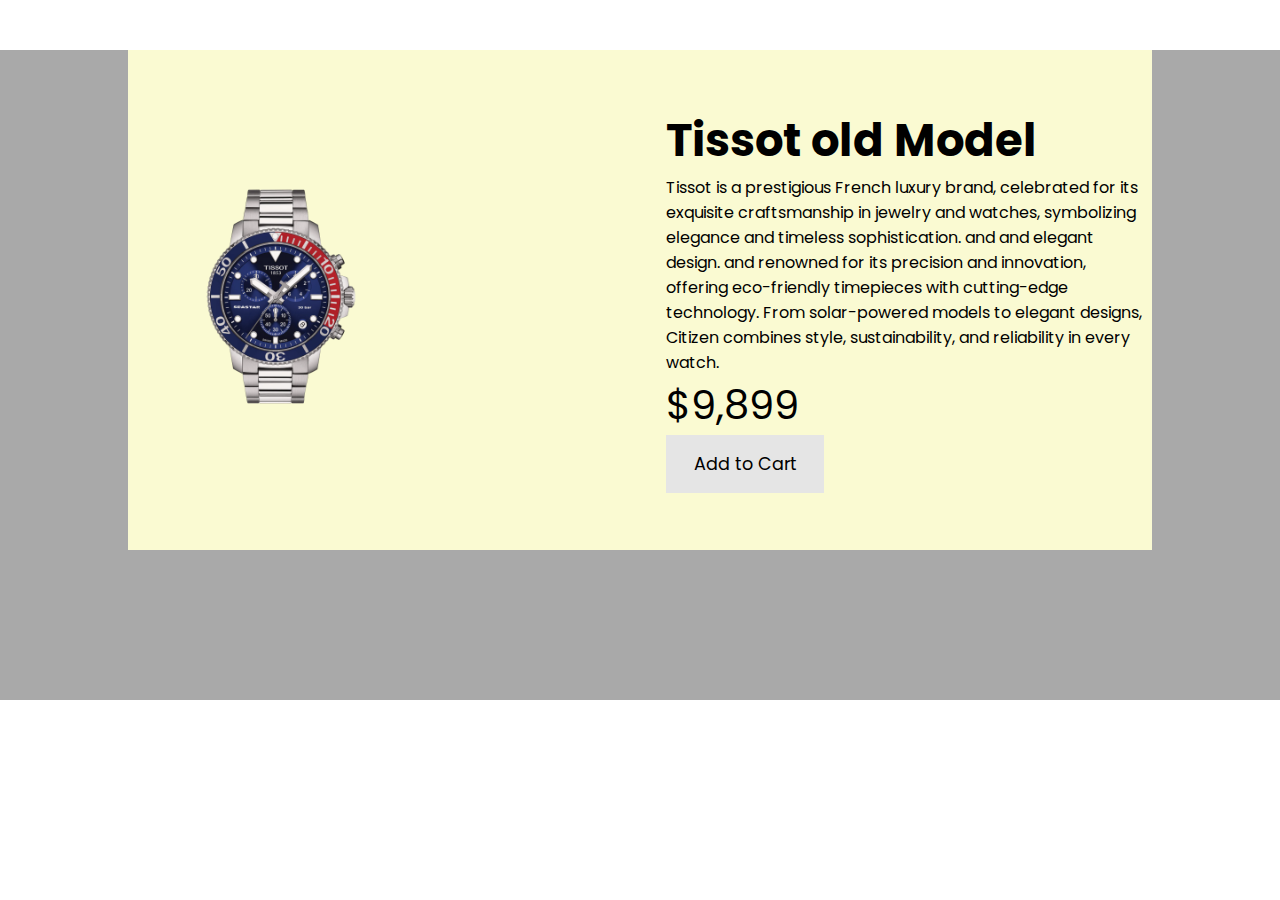
<file: tissotold.html>
<!DOCTYPE html>
<html lang="en">
<head>
    <meta charset="UTF-8">
    <meta name="viewport" content="width=device-width, initial-scale=1.0">
    <title>Product Details - All watches</title>
    <link rel="stylesheet" href="style.css">

    <style>
        *{
            margin: 0px;
            padding: 0px;
            box-sizing: border-box;
        }
        .product-details{
            background-color: darkgrey;
            height: 650px;
}
        .product-container{
            background-color: lightgoldenrodyellow;
            height: 500px;
        }
        .product-image{
            width: 3000px;
            margin-left: 35px;
        }
        h1{
            font-size: 45px;
        }
        .products-price{
            font-size: 40px;
        }

    </style>
</head>
<body>


    <section class="product-details">
        <div class="product-container">
            <div class="product-image">
                <img src="images/image.png" alt="Tissot Watch">
            </div>
            <div class="product-info">
                <h1>Tissot old Model</h1>
                <p class="product-description">Tissot is a prestigious French luxury brand, celebrated for its exquisite craftsmanship in jewelry and watches, symbolizing elegance and timeless sophistication. and and elegant design. and renowned for its precision and innovation, offering eco-friendly timepieces with cutting-edge technology. From solar-powered models to elegant designs, Citizen combines style, sustainability, and reliability in every watch.</p>
                <p class="products-price">$9,899</p>
                <button id="add-to-cart" class="primary-btn" onclick="addToCart('Tissot watch', 9809)">Add to Cart</button>
            </div>
        </div>
    </section>

    <script src="main.js"></script>
</body>
</html>
</file>
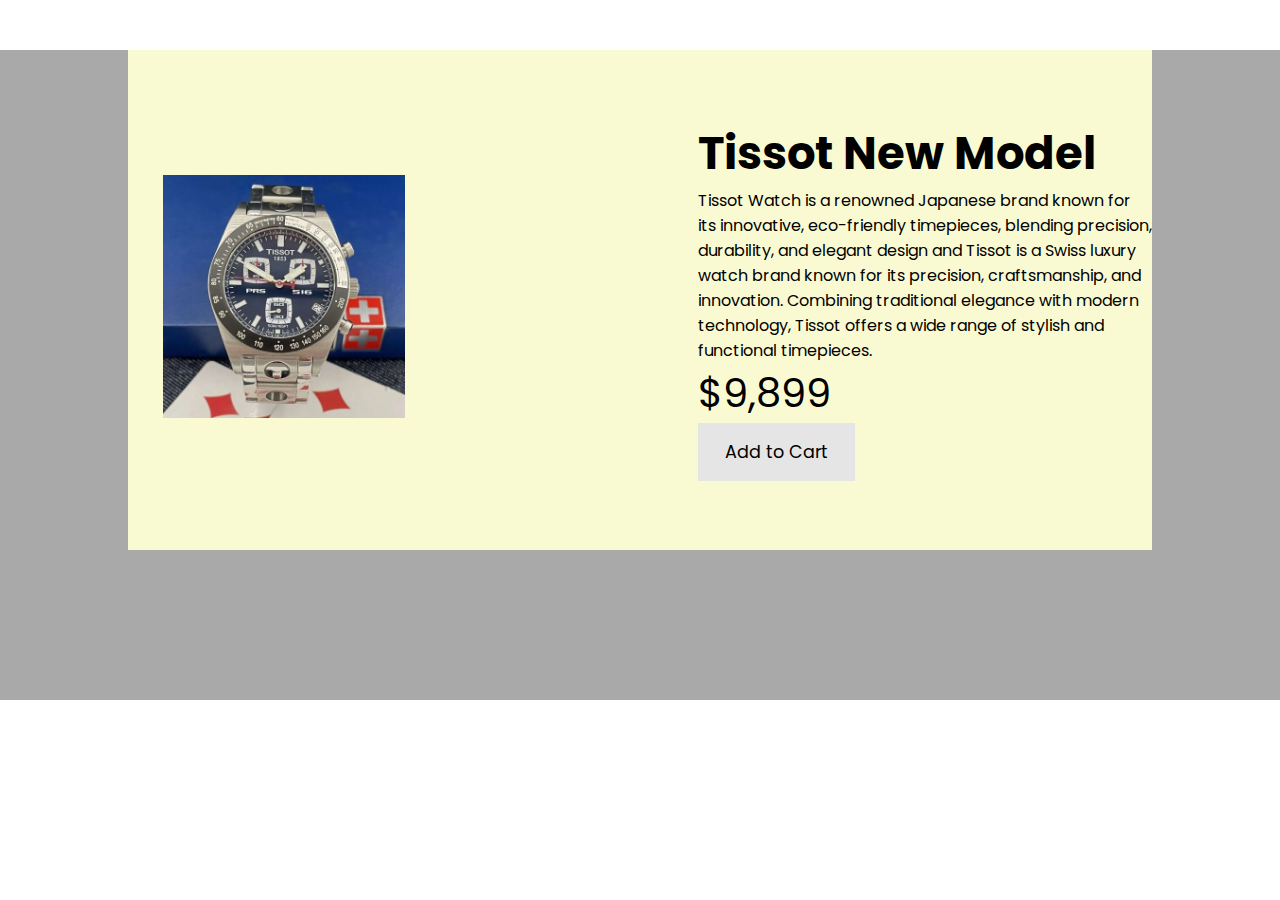
<file: TissotWatch.html>
<!DOCTYPE html>
<html lang="en">
<head>
    <meta charset="UTF-8">
    <meta name="viewport" content="width=device-width, initial-scale=1.0">
    <title>Product Details - All watches</title>
    <link rel="stylesheet" href="style.css">
    <style>
        *{
            margin: 0px;
            padding: 0px;
            box-sizing: border-box;
        }
        .product-details{
            background-color: darkgrey;
            height: 650px;
}
        .product-container{
            background-color: lightgoldenrodyellow;
            height: 500px;
        }
        .product-image{
            width: 3000px;
            margin-left: 35px;
        }
        h1{
            font-size: 45px;
        }
        .products-price{
            font-size: 40px;
        }

    </style>
</head>
<body>
    

    <!-- ----Product Details---- -->
    <section class="product-details">
        <div class="product-container">
            <div class="product-image">
                <img src="images/image copy 5.png"  alt="Tissot Watch">
            </div>
            <div class="product-info">
                <h1>Tissot New Model</h1>
                <p class="product-descriptions">Tissot Watch is a renowned Japanese brand known for its innovative, eco-friendly timepieces, blending precision, durability, and elegant design and Tissot is a Swiss luxury watch brand known for its precision, craftsmanship, and innovation. Combining traditional elegance with modern technology, Tissot offers a wide range of stylish and functional timepieces.</p>
                <p class="products-price">$9,899</p>
                <button id="add-to-carts" class="primary-btn" onclick="addToCart('Tissot watch', 9809)">Add to Cart</button>
            </div>
        </div>
    </section>


    <script src="main.js"></script>
</body>
</html>
</file>
<file: style.css>
@import url('https://fonts.googleapis.com/css2?family=Poppins:ital,wght@0,100;0,200;0,300;0,400;0,500;0,600;0,700;0,800;0,900;1,100;1,200;1,300;1,400;1,500;1,600;1,700;1,800;1,900&display=swap');
@import url('https://fonts.googleapis.com/css2?family=Allison&display=swap');

*{
    margin: 0;
    padding: 0;
    box-sizing: border-box;
    font-family: "Poppins", sans-serif;
}

:root{
    --dark-blue: #0A1d3c;
    --light-grey: #E5E5E5;
    --white: #FFF;
    --light-peach: #F9E3BC;
    --dark-grey: #3E3F43;
    --light-black: #1D1D1D;
}

html{
    scroll-behavior: smooth;
}

/* ----Section One---- */

.section-one section{
    min-height: 100vh;
    width: 100%;
}

nav{
    width: 80%;
    height: 13vh;
    display: flex;
    align-items: center;
    justify-content: space-between;
    margin: auto;
}

header{
    width: 80%;
    height: calc(100vh - 13vh);
    display: flex;
    align-items: center;
    justify-content: space-evenly;
    margin: auto;
}

.navlinks{
    display: flex;
}

.header-images{
    width: 40rem;
}

.logo{
    font-size: 3.3rem;
    color: var(--dark-blue);
    font-family: "Allison", cursive;      
}

.navlinks li{
    list-style: none;

}

.navlinks li a{
    text-decoration: none;
    margin-left: 2.5rem;
    color: var(--light-black);
    font-size: 1rem;
    letter-spacing: .03rem;
    position: relative;
}

.header-heading{
    font-size: 4rem;
    position: relative;
}

.header-heading::before{
    content: "New";
    position: absolute;
    top: -60px;
    color: var(--dark-blue);
    font-family: "Allison", cursive;
}

.product-name{
    font-size: 1.7rem;
}

.header-pricing{
    font-size: 1.5rem;
    margin: 1rem 0;
}

.primary-btn, .secondary-btn{
    font-size: 1.1rem;
    border: none;
    padding: 1rem 1.7rem;
    transition: transform .5s ease-in-out;
}

.btn-container{
    display: flex;
    margin-top: 2rem;
    cursor: pointer;
}

.primary-btn{
    background: var(--light-grey);
}

.secondary-btn{
    background: var(--dark-blue);
    color: var(--white);
    transform: scale(1.1);
    cursor: pointer;
}

.primary-btn:hover, .section-two-btn:hover, .section-four-btn:hover{
    transform: scale(1.1);
    cursor: pointer;
}

.secondary-btn:hover{
    transform: scale(1);
}

.navlinks li a::after, .navlinks li .active::after{
    content: "";
    background: var(--dark-grey);
    position: absolute;
    height: .15rem;
    width: 100%;
    left: 0;
    bottom: -5px;
    transform: scaleX(0);
    transition: transform .5s ease; 
    transform-origin: right;  
}

.navlinks li a:hover::after, .navlinks li .active::after{
    transform: scaleX(1);
    transform-origin: left;
}

.line{
    background: var(--dark-grey);
    width: 2.5rem;
    height: .2rem;
    margin: .38rem;
}

.hamburger{
    cursor: pointer;
    display: none;
}


/* ----Section Two---- */
.section-two{
    display: flex;
    align-items: center
}
.section-two-container{
    background: var(--light-peach);
    width: 100%;
    height: 50vh;
    transform: skewY(-6deg);
}
.section-two-images{
    width: 28rem;
}
.section-two-inner-container{
    transform: skewY(6deg);
    width: 80%;
    margin: auto;
}
.section-two-container, .section-two-inner-container{
    display: flex;
    justify-content: center;
    align-items: center;
}
.section-two-heading{
    color: var(--dark-grey);
    font-size: 4rem;
}
.section-two-para{
    font-size: 1rem;
    color: var(--dark-grey);
    line-height: 1.8rem;
    max-width: 80%;
}
.section-two-pricing{
    font-size: 1.6rem;
    color: var(--dark-grey);
    margin: .9rem 0;
}
.section-two-btn{
    padding: .7rem 1.6rem;
    border: .1rem solid var(--light-black);
    font-size: 1.1rem;
    background: transparent;
    transition: transform .5s ease;
}


/* ----Section Three---- */
.section-heading{
    font-size: 2.5rem;
    text-align: center;
    margin-bottom: 4rem;
}
.card-container{
    display: flex;
    flex-wrap: wrap;
    justify-content: center;
    align-items: center;
    text-align: center;
    gap: 3.5rem;
}
.card-images{
    width: 15rem;
}
.card{
    background: var(--light-grey);
    padding: 2rem;
}
.card-pricing{
    font-size: 1.2rem;
    margin-top: .2rem;
    margin-bottom: 1.2rem;
}



/* ----Section Four---- */
.section-four{
    display: flex;
    align-items: center;
}
.section-four-container{
    width: 100%;
    height: 70vh;
    background-image: url("images/image\ copy\ 3.png");
    background-position: center;
    background-size: cover;
    background-repeat: no-repeat;
    background-attachment: fixed;
    display: flex;
    justify-content: center;
    align-items: center;
    text-align: center;
    position: relative;
}
.section-four-offer{
    font-size: 4rem;
    color: var(--light-peach);
    font-family: "Allison", cursive;
    text-transform: uppercase;
}
.section-four-heading{
    font-size: 4rem;
    color: var(--white);
    margin-bottom: 1rem;
}
.section-four-btn{
    font-size: 1.1rem;
    padding: 1rem 1.7rem;
    background: var(--light-peach);
    border: none;
    transition: tranform .5s ease;
}
.section-four-container::before{
    content: "";
    background: rgba(0, 0, 0, 0.544);
    position: absolute;
    inset: 0;
}
.section-four-container .content{
    z-index: 5;
}


/* ----Section Five---- */
.grid-card-container{
    width: 60%;
    height: 80vh;
    margin: auto;
    display: grid;
    grid-template-columns: repeat(3, 1fr);
    grid-template-rows: repeat(2, 1fr);
    gap: 1.2rem;
    grid-auto-rows: 15rem;
}
.grid-card{
    background: var(--light-grey);
    position: relative;
    background-position: center;
    background-size: cover;
    background-repeat: no-repeat;
}
.grid-card:nth-child(1){
    grid-row: 1/4;
    background-image: url("images/image\ copy\ 6.png");
}
.grid-card:nth-child(2){
    background-image: url("images/image\ copy\ 4.png");
}
.grid-card:nth-child(3){
    grid-row: 1/3;
    background-image: url("images/image\ copy\ 5.png");
}
.grid-card:nth-child(4){
    grid-row: 3/4;
    background-image: url("images/image\ copy\ 7.png");
}
.grid-card:nth-child(5){
    background-image: url("images/image\ copy\ 8.png");
}
.grid-card:nth-child(6){
    background-image: url("images/image\ copy\ 9.png");
}
.grid-card::before{
    content: "";
    position: absolute;
    background: rgba(0, 0, 0, 0.544);
    inset: 0;
    transform: scaleX(0);
    transform-origin: right;
    transition: transform 1s ease-in-out;
}
.grid-card:hover::before{
    transform: scaleX(1);
    transform-origin: left;
}
.grid-card::after{
    content: attr(collection);
    position: absolute;
    text-transform: uppercase;
    background: var(--dark-grey);
    top: 50%;
    left: 50%;
    transform: translate(-50%, -50%);
    padding: 1rem 1.7rem;
    font-size: 1.1rem;
    opacity: 0;
    visibility: hidden;
    transition: opacity 1s ease-in-out;
}
.grid-card:hover::after{
    opacity: 1;
    visibility: visible;
}


/* ----Product Details---- */
section.product-details.section{
    background: lightslategray;
}
.product-container {
    display: flex;
    background-color: lightgray;
    justify-content: center;
    align-items: center;
    margin: 50px auto;
    width: 80%;
}

.product-image img {
    width: 50%;
}

.product-info {
    margin-left: 50px;
}

.product-price {
    font-size: 2rem;
    margin: 20px 0;
}



  







/* ----Footer---- */
.container{
    max-width: 1170px;
    margin: auto;
}
.row{
    display: flex;
    flex-wrap: wrap;
}
ul{
    list-style: none;
}
.footer{
    background-color: var(--light-grey);
    padding: 70px 0;
}
.footer-col{
    width: 25%;
    padding: 0 15px;
}
.footer-col h4{
    font-size: 18px;
    color: var(--light-black);
    text-transform: capitalize;
    margin-bottom: 35px;
    font-weight: 700;
    position: relative;
}
.footer-col h4::before{
    content: "";
    position: absolute;
    left: 0;
    bottom: -10px;
    background-color: var(--dark-grey);
    height: 2px;
    box-sizing: border-box;
    width: 50px;
}
.footer-col ul li:not(:last-child){
    margin-bottom: 10px;
}
.footer-col ul li a{
    font-size: 19px;
    text-transform: capitalize;
    color: var(--light-black);
    text-decoration: none;
    font-weight: 400;
    color: var(--light-black);
    display: block;
    transition: all 0.3s ease;
}
.footer-col ul li a:hover{
    color: var(--dark-grey);
    padding-left: 8px;
}
.footer-col .social-links a{
    display: inline-block;
    height: 40px;
    width: 40px;
    background-color: rgba(255, 255, 255, 0.2);
    margin: 0 10px 10px 0;
    text-align: center;
    line-height: 40px;
    border-radius: 50%;
    color: var(--light-black);
    transition: all 0.5s ease;
}
.footer-col .social-links a:hover{
    color: var(--light-grey);
    background-color: var(--dark-grey);
}
























/* ---Media Queries--- */
@media screen and (max-width: 500px){

    /* ----Section One---- */
    .header-images{
        display: none;
    }
    .navlinks{
        flex-direction: column;
        position: absolute;
        top: 0;
        background: var(--light-grey);
        width: 100%;
        height: 100%;
        justify-content: center;
        align-items: center;
        right: 100%;
        z-index: 2;
        gap: 2rem;
        transition: .5s ease-in-out;
    }
    .navlinks-active{
        right: 0;
    }
    .navlinks li a{
        font-size: 1.3rem;
        margin-left: 0;
    }
    .hamburger{
        display: block;
        z-index: 5;
    }
    .section .logo{
        z-index: 5;
    }
    .header-heading{
        font-size: 4rem;
    }
    header{
        justify-content: flex-start;
    }


    /* ----Section Two---- */
    .section-two-images{
        display: none;
    }
    .section-two-heading{
        font-size: 2.9rem;
    }
    .section-two-para{
        font-size: .93rem;
        max-width: 100%;
    }
    .section-two-pricing{
        font-size: 1.4rem;
    }
    .section-two-btn{
        font-size: 1rem;
        padding: .7rem 1rem;
    }
    .section-two-container{
        height: 60vh;
    }
    .section-two-inner-container{
        width: 90%;
    }
    .card-images{
        width: 17rem;
    }


    /* ----Section Four---- */
    .section-four-heading{
        font-size: 2.8rem;
    }
    .section-four-offer{
        font-size: 3.3rem;
    }
    .section-four-btn{
        font-size: 1rem;
    }


    /* ----Section Five---- */
    .grid-card-container{
        grid-template-columns: repeat(2, 1fr);
        grid-template-rows: repeat(3, 1fr);
        width: 90%;
    }
    .grid-card:nth-child(1), .grid-card:nth-child(3){
        grid-row: 1/2;
    }
    .footer-col{
        width: 50%;
        margin-bottom: 30px;
    }
    .footer-col{
        width: 100%;
    }


    /* (max-width: 768px) {
        .cart-page {
          padding: 10px;
        }
      } */
}
</file>
